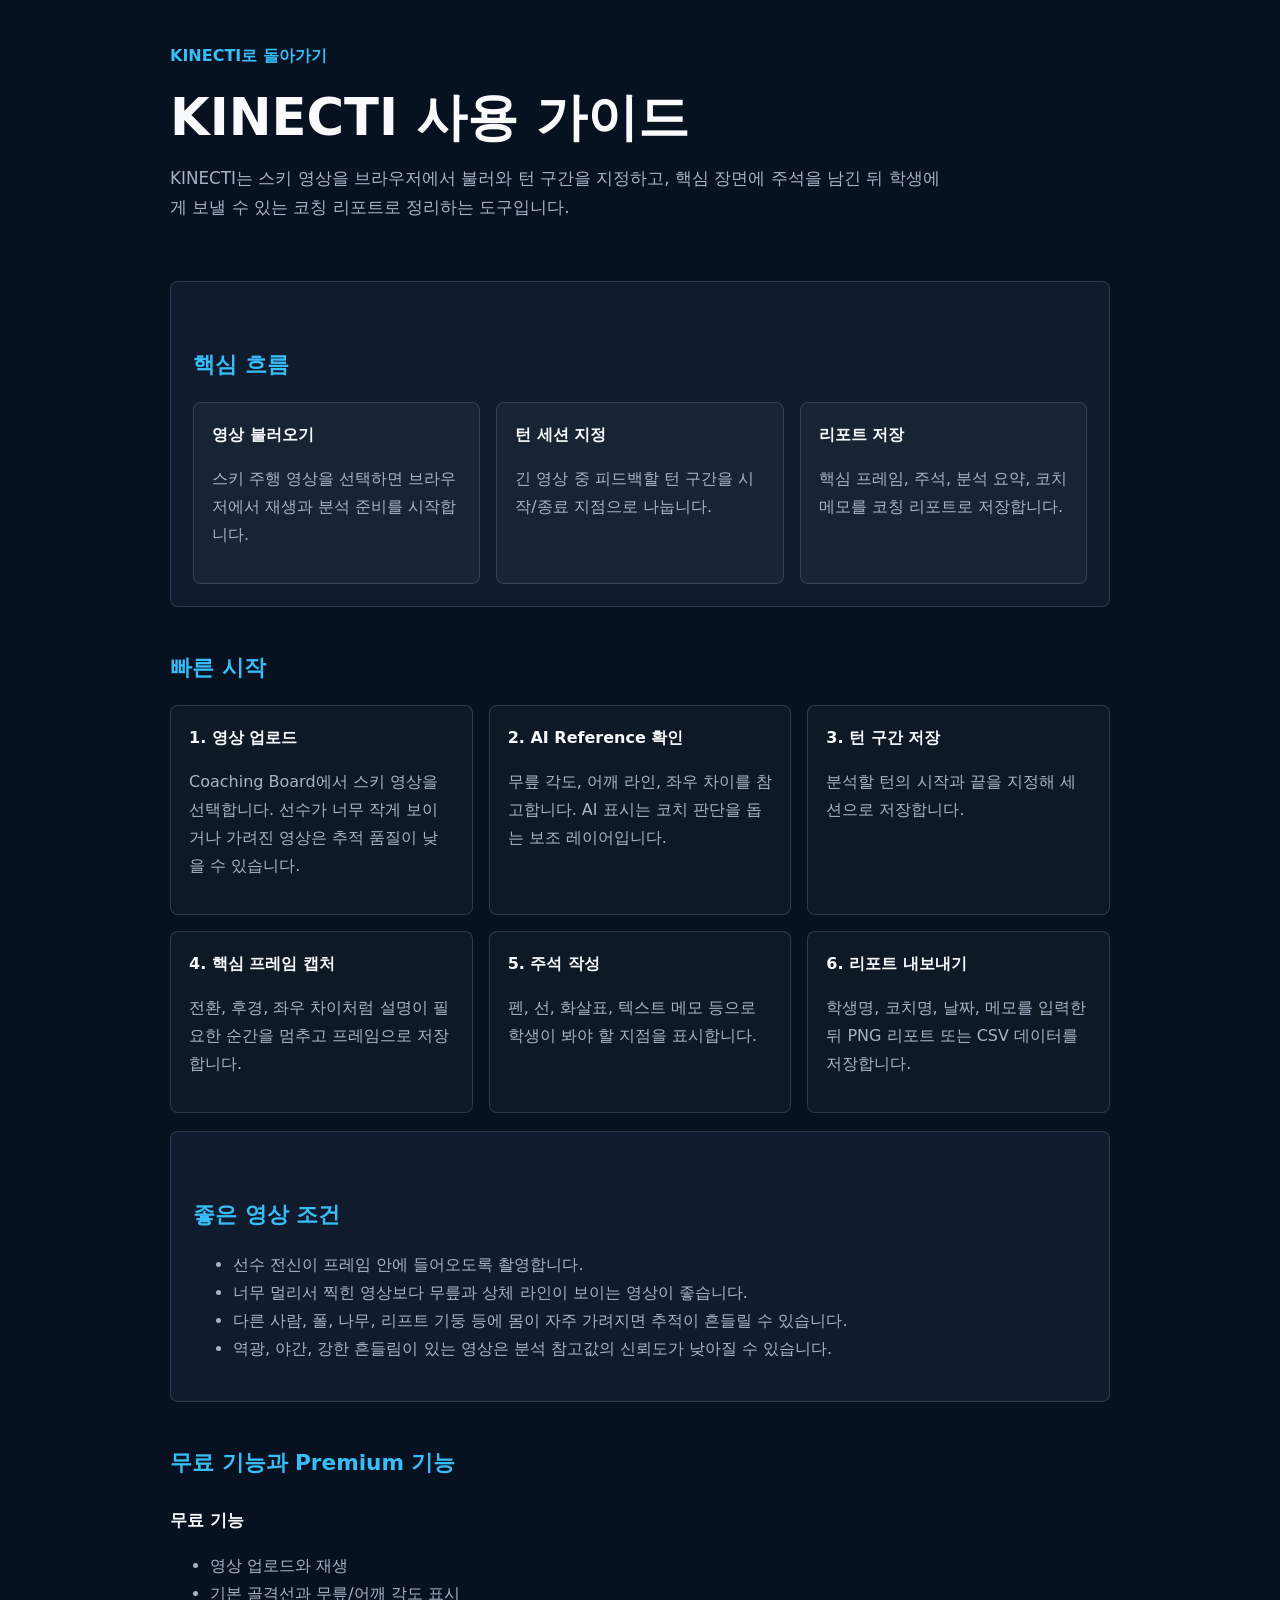
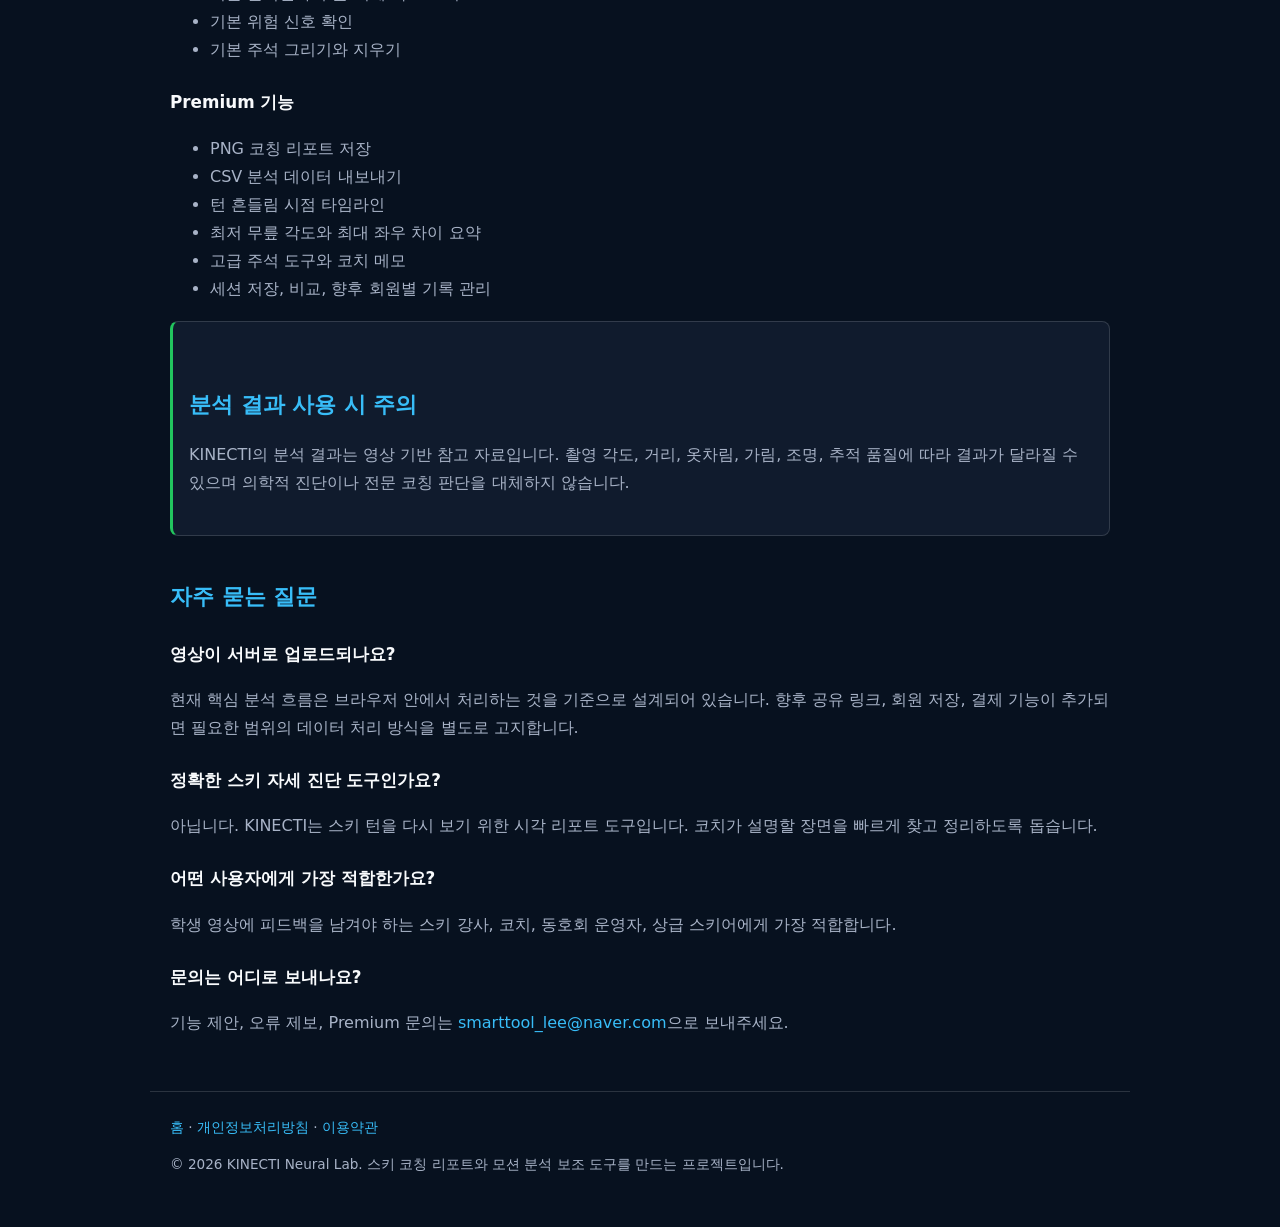
<file: guide.html>
<!DOCTYPE html>
<html lang="ko">
<head>
    <!-- Google tag (gtag.js) -->
    <script async src="https://www.googletagmanager.com/gtag/js?id=G-NN1579DFRM"></script>
    <script>
      window.dataLayer = window.dataLayer || [];
      function gtag(){dataLayer.push(arguments);}
      gtag('js', new Date());
      gtag('config', 'G-NN1579DFRM');
    </script>
    <script type="text/javascript">
      (function(c,l,a,r,i,t,y){
          c[a]=c[a]||function(){(c[a].q=c[a].q||[]).push(arguments)};
          t=l.createElement(r);t.async=1;t.src="https://www.clarity.ms/tag/"+i;
          y=l.getElementsByTagName(r)[0];y.parentNode.insertBefore(t,y);
      })(window, document, "clarity", "script", "x6whfq0in6");
    </script>
    <meta charset="UTF-8">
    <meta name="viewport" content="width=device-width, initial-scale=1.0">
    <title>KINECTI 사용 가이드 | 스키 코칭 리포트</title>
    <meta name="description" content="KINECTI 사용 가이드입니다. 스키 영상을 불러와 턴 세션을 지정하고, 핵심 프레임 캡처, 주석, 분석 요약, 코칭 리포트 저장까지 진행하는 방법을 안내합니다.">
    <meta name="keywords" content="스키 자세 분석, 스키 코칭 리포트, 스키 턴 분석, 영상 피드백, 모션 리포트, KINECTI">
    <meta name="google-adsense-account" content="ca-pub-5553376072633585">
    <style>
        :root { --primary:#38bdf8; --accent:#22c55e; --bg:#07111f; --surface:#101b2d; --text:#f8fafc; --muted:#a8b3c7; --border:rgba(255,255,255,0.14); }
        * { box-sizing: border-box; }
        body { margin: 0; font-family: 'Pretendard', -apple-system, BlinkMacSystemFont, system-ui, sans-serif; background: var(--bg); color: var(--text); line-height: 1.75; }
        header, main, footer { max-width: 980px; margin: 0 auto; padding: 0 20px; }
        header { padding-top: 42px; padding-bottom: 24px; }
        a { color: var(--primary); text-decoration: none; }
        h1 { font-size: clamp(2rem, 5vw, 3.2rem); line-height: 1.15; margin: 18px 0 16px; letter-spacing: 0; }
        h2 { margin-top: 42px; color: var(--primary); font-size: 1.35rem; }
        h3 { margin-top: 24px; font-size: 1.05rem; }
        p, li { color: var(--muted); }
        .back { font-weight: 800; }
        .lead { font-size: 1.05rem; max-width: 780px; }
        .panel { background: var(--surface); border: 1px solid var(--border); border-radius: 8px; padding: 22px; margin: 18px 0; }
        .grid { display: grid; grid-template-columns: repeat(auto-fit, minmax(240px, 1fr)); gap: 16px; }
        .step { background: rgba(255,255,255,0.035); border: 1px solid var(--border); border-radius: 8px; padding: 18px; }
        .step strong { color: var(--text); display: block; margin-bottom: 8px; }
        .notice { border-left: 3px solid var(--accent); padding-left: 16px; }
        footer { border-top: 1px solid var(--border); margin-top: 54px; padding-top: 24px; padding-bottom: 36px; color: var(--muted); font-size: 0.85rem; }
        @media (max-width: 640px) { header { padding-top: 28px; } .panel { padding: 18px; } }
    </style>
</head>
<body>
    <header>
        <a class="back" href="index.html">KINECTI로 돌아가기</a>
        <h1>KINECTI 사용 가이드</h1>
        <p class="lead">KINECTI는 스키 영상을 브라우저에서 불러와 턴 구간을 지정하고, 핵심 장면에 주석을 남긴 뒤 학생에게 보낼 수 있는 코칭 리포트로 정리하는 도구입니다.</p>
    </header>

    <main>
        <section class="panel">
            <h2>핵심 흐름</h2>
            <div class="grid">
                <div class="step">
                    <strong>영상 불러오기</strong>
                    <p>스키 주행 영상을 선택하면 브라우저에서 재생과 분석 준비를 시작합니다.</p>
                </div>
                <div class="step">
                    <strong>턴 세션 지정</strong>
                    <p>긴 영상 중 피드백할 턴 구간을 시작/종료 지점으로 나눕니다.</p>
                </div>
                <div class="step">
                    <strong>리포트 저장</strong>
                    <p>핵심 프레임, 주석, 분석 요약, 코치 메모를 코칭 리포트로 저장합니다.</p>
                </div>
            </div>
        </section>

        <section>
            <h2>빠른 시작</h2>
            <div class="grid">
                <div class="step"><strong>1. 영상 업로드</strong><p>Coaching Board에서 스키 영상을 선택합니다. 선수가 너무 작게 보이거나 가려진 영상은 추적 품질이 낮을 수 있습니다.</p></div>
                <div class="step"><strong>2. AI Reference 확인</strong><p>무릎 각도, 어깨 라인, 좌우 차이를 참고합니다. AI 표시는 코치 판단을 돕는 보조 레이어입니다.</p></div>
                <div class="step"><strong>3. 턴 구간 저장</strong><p>분석할 턴의 시작과 끝을 지정해 세션으로 저장합니다.</p></div>
                <div class="step"><strong>4. 핵심 프레임 캡처</strong><p>전환, 후경, 좌우 차이처럼 설명이 필요한 순간을 멈추고 프레임으로 저장합니다.</p></div>
                <div class="step"><strong>5. 주석 작성</strong><p>펜, 선, 화살표, 텍스트 메모 등으로 학생이 봐야 할 지점을 표시합니다.</p></div>
                <div class="step"><strong>6. 리포트 내보내기</strong><p>학생명, 코치명, 날짜, 메모를 입력한 뒤 PNG 리포트 또는 CSV 데이터를 저장합니다.</p></div>
            </div>
        </section>

        <section class="panel">
            <h2>좋은 영상 조건</h2>
            <ul>
                <li>선수 전신이 프레임 안에 들어오도록 촬영합니다.</li>
                <li>너무 멀리서 찍힌 영상보다 무릎과 상체 라인이 보이는 영상이 좋습니다.</li>
                <li>다른 사람, 폴, 나무, 리프트 기둥 등에 몸이 자주 가려지면 추적이 흔들릴 수 있습니다.</li>
                <li>역광, 야간, 강한 흔들림이 있는 영상은 분석 참고값의 신뢰도가 낮아질 수 있습니다.</li>
            </ul>
        </section>

        <section>
            <h2>무료 기능과 Premium 기능</h2>
            <h3>무료 기능</h3>
            <ul>
                <li>영상 업로드와 재생</li>
                <li>기본 골격선과 무릎/어깨 각도 표시</li>
                <li>기본 위험 신호 확인</li>
                <li>기본 주석 그리기와 지우기</li>
            </ul>
            <h3>Premium 기능</h3>
            <ul>
                <li>PNG 코칭 리포트 저장</li>
                <li>CSV 분석 데이터 내보내기</li>
                <li>턴 흔들림 시점 타임라인</li>
                <li>최저 무릎 각도와 최대 좌우 차이 요약</li>
                <li>고급 주석 도구와 코치 메모</li>
                <li>세션 저장, 비교, 향후 회원별 기록 관리</li>
            </ul>
        </section>

        <section class="panel notice">
            <h2>분석 결과 사용 시 주의</h2>
            <p>KINECTI의 분석 결과는 영상 기반 참고 자료입니다. 촬영 각도, 거리, 옷차림, 가림, 조명, 추적 품질에 따라 결과가 달라질 수 있으며 의학적 진단이나 전문 코칭 판단을 대체하지 않습니다.</p>
        </section>

        <section>
            <h2>자주 묻는 질문</h2>
            <h3>영상이 서버로 업로드되나요?</h3>
            <p>현재 핵심 분석 흐름은 브라우저 안에서 처리하는 것을 기준으로 설계되어 있습니다. 향후 공유 링크, 회원 저장, 결제 기능이 추가되면 필요한 범위의 데이터 처리 방식을 별도로 고지합니다.</p>
            <h3>정확한 스키 자세 진단 도구인가요?</h3>
            <p>아닙니다. KINECTI는 스키 턴을 다시 보기 위한 시각 리포트 도구입니다. 코치가 설명할 장면을 빠르게 찾고 정리하도록 돕습니다.</p>
            <h3>어떤 사용자에게 가장 적합한가요?</h3>
            <p>학생 영상에 피드백을 남겨야 하는 스키 강사, 코치, 동호회 운영자, 상급 스키어에게 가장 적합합니다.</p>
            <h3>문의는 어디로 보내나요?</h3>
            <p>기능 제안, 오류 제보, Premium 문의는 <a href="mailto:smarttool_lee@naver.com">smarttool_lee@naver.com</a>으로 보내주세요.</p>
        </section>
    </main>

    <footer>
        <a href="index.html">홈</a> · <a href="privacy.html">개인정보처리방침</a> · <a href="terms.html">이용약관</a>
        <p>© 2026 KINECTI Neural Lab. 스키 코칭 리포트와 모션 분석 보조 도구를 만드는 프로젝트입니다.</p>
    </footer>
</body>
</html>
</file>
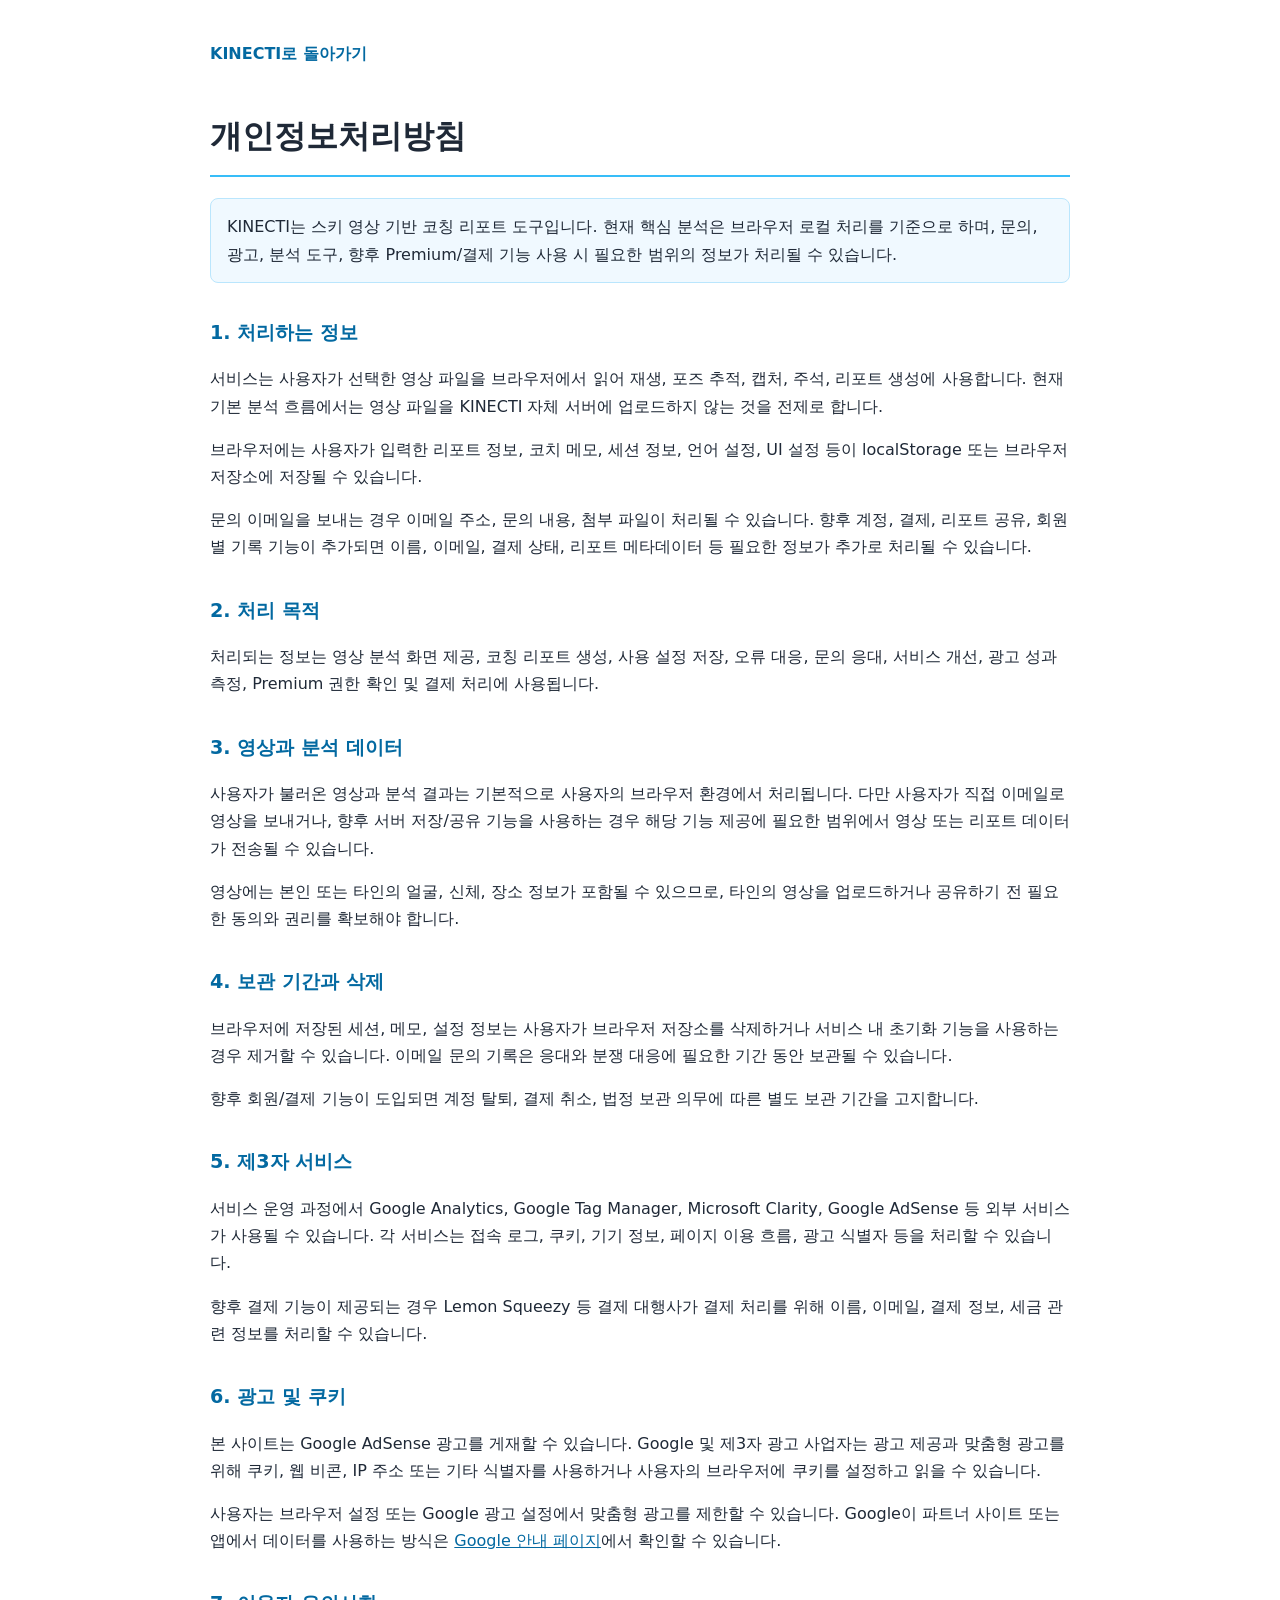
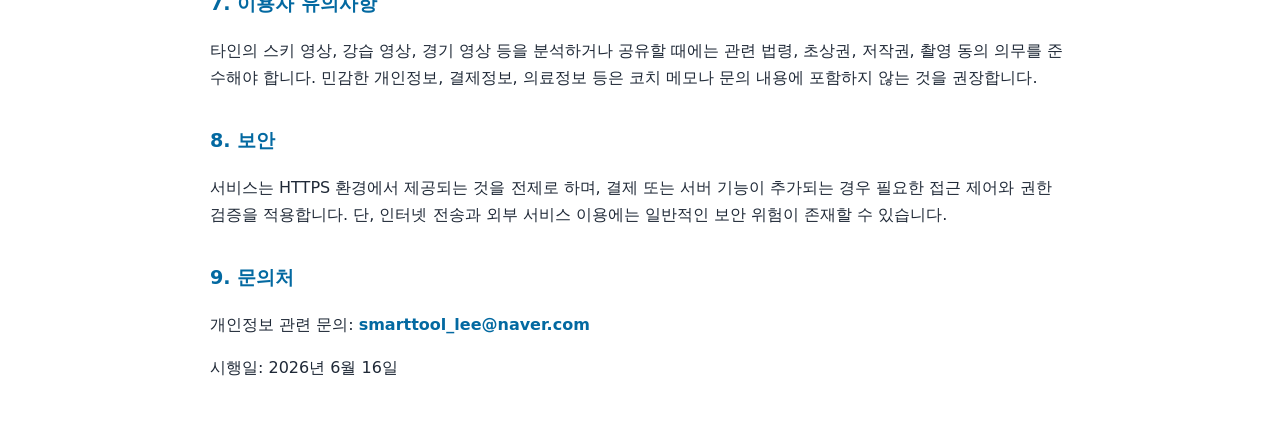
<file: privacy.html>
<!DOCTYPE html>
<html lang="ko">
<head>
    <!-- Google tag (gtag.js) -->
    <script async src="https://www.googletagmanager.com/gtag/js?id=G-NN1579DFRM"></script>
    <script>
      window.dataLayer = window.dataLayer || [];
      function gtag(){dataLayer.push(arguments);}
      gtag('js', new Date());
      gtag('config', 'G-NN1579DFRM');
    </script>
    <script type="text/javascript">
      (function(c,l,a,r,i,t,y){
          c[a]=c[a]||function(){(c[a].q=c[a].q||[]).push(arguments)};
          t=l.createElement(r);t.async=1;t.src="https://www.clarity.ms/tag/"+i;
          y=l.getElementsByTagName(r)[0];y.parentNode.insertBefore(t,y);
      })(window, document, "clarity", "script", "x6whfq0in6");
    </script>
    <meta charset="UTF-8">
    <meta name="viewport" content="width=device-width, initial-scale=1.0">
    <title>개인정보처리방침 | KINECTI</title>
    <style>
        body { font-family: 'Pretendard', -apple-system, BlinkMacSystemFont, system-ui, sans-serif; line-height: 1.7; color: #1f2937; max-width: 860px; margin: 0 auto; padding: 40px 20px; }
        h1 { border-bottom: 2px solid #38bdf8; padding-bottom: 12px; }
        h2 { margin-top: 34px; color: #0369a1; font-size: 1.2rem; }
        a { color: #0369a1; }
        .email-link { text-decoration: none; font-weight: 800; }
        .back-link { display: inline-block; margin-bottom: 20px; text-decoration: none; font-weight: 700; }
        .notice { background: #f0f9ff; border: 1px solid #bae6fd; padding: 14px 16px; border-radius: 8px; }
    </style>
</head>
<body>
    <a href="index.html" class="back-link">KINECTI로 돌아가기</a>
    <h1>개인정보처리방침</h1>
    <p class="notice">KINECTI는 스키 영상 기반 코칭 리포트 도구입니다. 현재 핵심 분석은 브라우저 로컬 처리를 기준으로 하며, 문의, 광고, 분석 도구, 향후 Premium/결제 기능 사용 시 필요한 범위의 정보가 처리될 수 있습니다.</p>

    <h2>1. 처리하는 정보</h2>
    <p>서비스는 사용자가 선택한 영상 파일을 브라우저에서 읽어 재생, 포즈 추적, 캡처, 주석, 리포트 생성에 사용합니다. 현재 기본 분석 흐름에서는 영상 파일을 KINECTI 자체 서버에 업로드하지 않는 것을 전제로 합니다.</p>
    <p>브라우저에는 사용자가 입력한 리포트 정보, 코치 메모, 세션 정보, 언어 설정, UI 설정 등이 localStorage 또는 브라우저 저장소에 저장될 수 있습니다.</p>
    <p>문의 이메일을 보내는 경우 이메일 주소, 문의 내용, 첨부 파일이 처리될 수 있습니다. 향후 계정, 결제, 리포트 공유, 회원별 기록 기능이 추가되면 이름, 이메일, 결제 상태, 리포트 메타데이터 등 필요한 정보가 추가로 처리될 수 있습니다.</p>

    <h2>2. 처리 목적</h2>
    <p>처리되는 정보는 영상 분석 화면 제공, 코칭 리포트 생성, 사용 설정 저장, 오류 대응, 문의 응대, 서비스 개선, 광고 성과 측정, Premium 권한 확인 및 결제 처리에 사용됩니다.</p>

    <h2>3. 영상과 분석 데이터</h2>
    <p>사용자가 불러온 영상과 분석 결과는 기본적으로 사용자의 브라우저 환경에서 처리됩니다. 다만 사용자가 직접 이메일로 영상을 보내거나, 향후 서버 저장/공유 기능을 사용하는 경우 해당 기능 제공에 필요한 범위에서 영상 또는 리포트 데이터가 전송될 수 있습니다.</p>
    <p>영상에는 본인 또는 타인의 얼굴, 신체, 장소 정보가 포함될 수 있으므로, 타인의 영상을 업로드하거나 공유하기 전 필요한 동의와 권리를 확보해야 합니다.</p>

    <h2>4. 보관 기간과 삭제</h2>
    <p>브라우저에 저장된 세션, 메모, 설정 정보는 사용자가 브라우저 저장소를 삭제하거나 서비스 내 초기화 기능을 사용하는 경우 제거할 수 있습니다. 이메일 문의 기록은 응대와 분쟁 대응에 필요한 기간 동안 보관될 수 있습니다.</p>
    <p>향후 회원/결제 기능이 도입되면 계정 탈퇴, 결제 취소, 법정 보관 의무에 따른 별도 보관 기간을 고지합니다.</p>

    <h2>5. 제3자 서비스</h2>
    <p>서비스 운영 과정에서 Google Analytics, Google Tag Manager, Microsoft Clarity, Google AdSense 등 외부 서비스가 사용될 수 있습니다. 각 서비스는 접속 로그, 쿠키, 기기 정보, 페이지 이용 흐름, 광고 식별자 등을 처리할 수 있습니다.</p>
    <p>향후 결제 기능이 제공되는 경우 Lemon Squeezy 등 결제 대행사가 결제 처리를 위해 이름, 이메일, 결제 정보, 세금 관련 정보를 처리할 수 있습니다.</p>

    <h2>6. 광고 및 쿠키</h2>
    <p>본 사이트는 Google AdSense 광고를 게재할 수 있습니다. Google 및 제3자 광고 사업자는 광고 제공과 맞춤형 광고를 위해 쿠키, 웹 비콘, IP 주소 또는 기타 식별자를 사용하거나 사용자의 브라우저에 쿠키를 설정하고 읽을 수 있습니다.</p>
    <p>사용자는 브라우저 설정 또는 Google 광고 설정에서 맞춤형 광고를 제한할 수 있습니다. Google이 파트너 사이트 또는 앱에서 데이터를 사용하는 방식은 <a href="https://policies.google.com/technologies/partner-sites" rel="noopener">Google 안내 페이지</a>에서 확인할 수 있습니다.</p>

    <h2>7. 이용자 유의사항</h2>
    <p>타인의 스키 영상, 강습 영상, 경기 영상 등을 분석하거나 공유할 때에는 관련 법령, 초상권, 저작권, 촬영 동의 의무를 준수해야 합니다. 민감한 개인정보, 결제정보, 의료정보 등은 코치 메모나 문의 내용에 포함하지 않는 것을 권장합니다.</p>

    <h2>8. 보안</h2>
    <p>서비스는 HTTPS 환경에서 제공되는 것을 전제로 하며, 결제 또는 서버 기능이 추가되는 경우 필요한 접근 제어와 권한 검증을 적용합니다. 단, 인터넷 전송과 외부 서비스 이용에는 일반적인 보안 위험이 존재할 수 있습니다.</p>

    <h2>9. 문의처</h2>
    <p>개인정보 관련 문의: <a class="email-link" href="mailto:smarttool_lee@naver.com">smarttool_lee@naver.com</a></p>
    <p>시행일: 2026년 6월 16일</p>
</body>
</html>
</file>
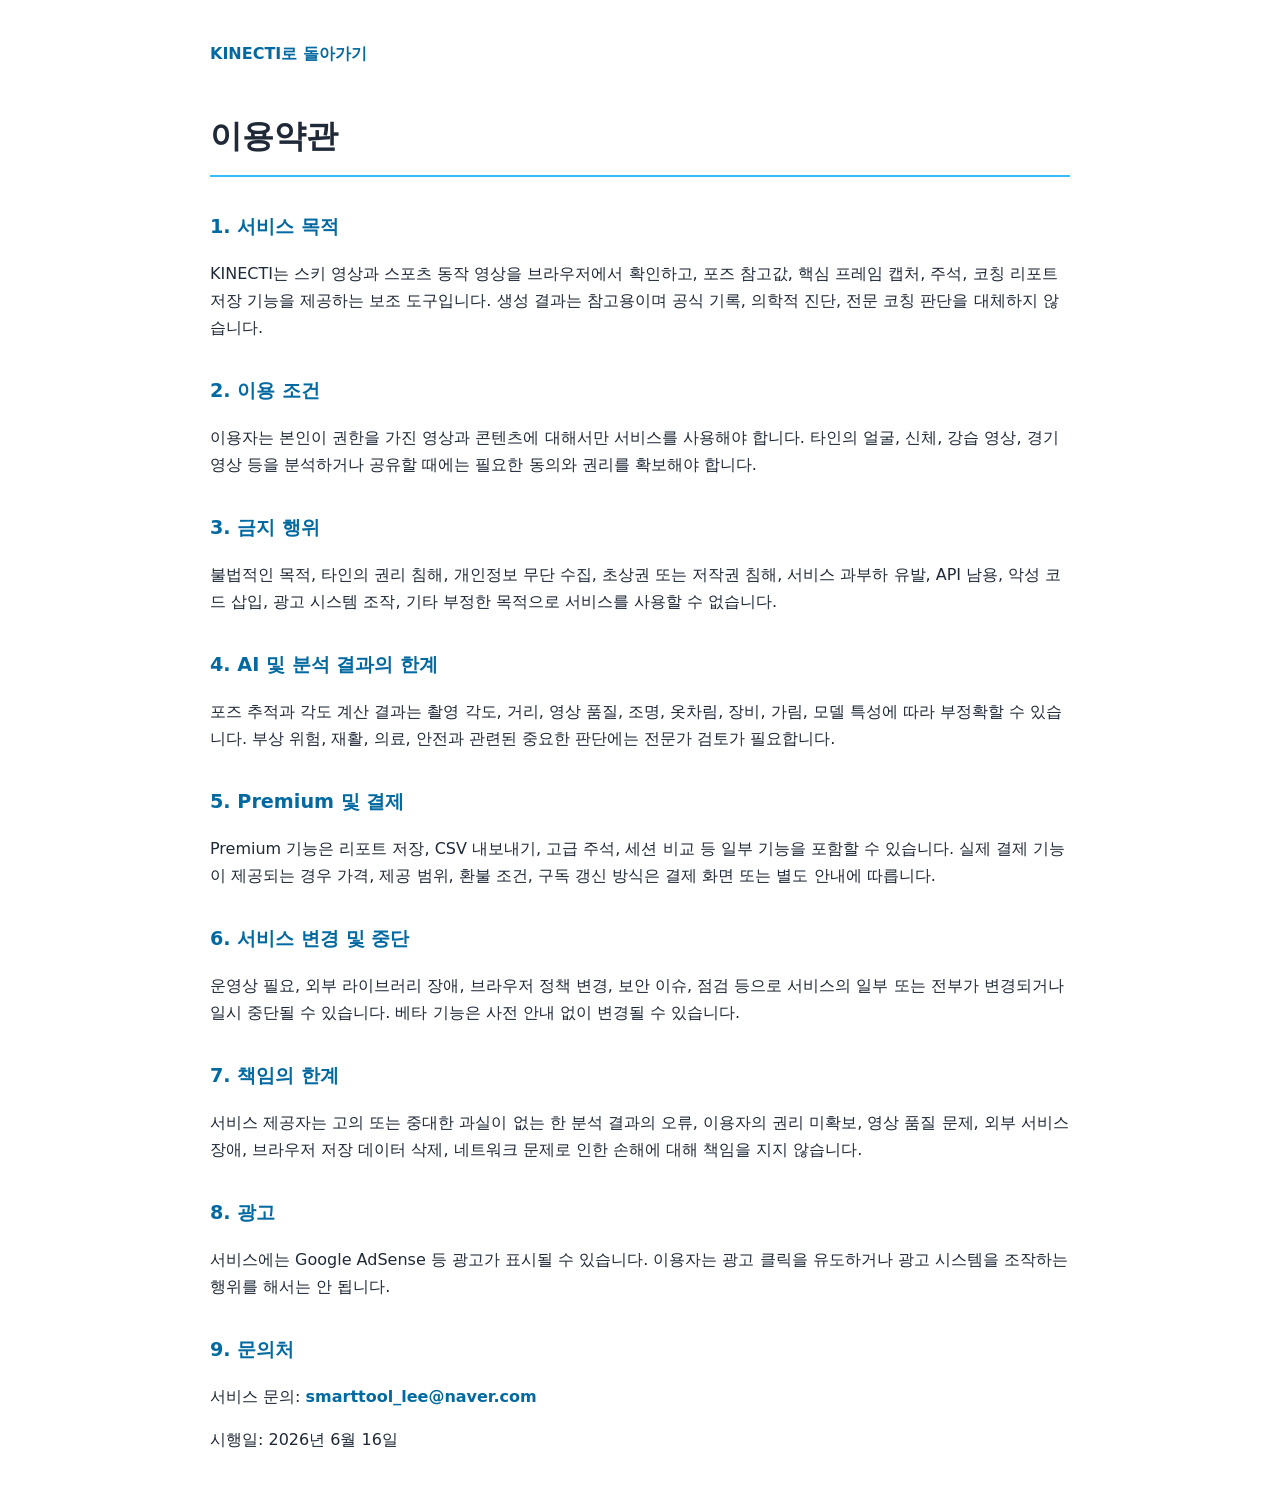
<file: terms.html>
<!DOCTYPE html>
<html lang="ko">
<head>
    <!-- Google tag (gtag.js) -->
    <script async src="https://www.googletagmanager.com/gtag/js?id=G-NN1579DFRM"></script>
    <script>
      window.dataLayer = window.dataLayer || [];
      function gtag(){dataLayer.push(arguments);}
      gtag('js', new Date());
      gtag('config', 'G-NN1579DFRM');
    </script>
    <script type="text/javascript">
      (function(c,l,a,r,i,t,y){
          c[a]=c[a]||function(){(c[a].q=c[a].q||[]).push(arguments)};
          t=l.createElement(r);t.async=1;t.src="https://www.clarity.ms/tag/"+i;
          y=l.getElementsByTagName(r)[0];y.parentNode.insertBefore(t,y);
      })(window, document, "clarity", "script", "x6whfq0in6");
    </script>
    <meta charset="UTF-8">
    <meta name="viewport" content="width=device-width, initial-scale=1.0">
    <title>이용약관 | KINECTI</title>
    <style>
        body { font-family: 'Pretendard', -apple-system, BlinkMacSystemFont, system-ui, sans-serif; line-height: 1.7; color: #1f2937; max-width: 860px; margin: 0 auto; padding: 40px 20px; }
        h1 { border-bottom: 2px solid #38bdf8; padding-bottom: 12px; }
        h2 { margin-top: 34px; color: #0369a1; font-size: 1.2rem; }
        a { color: #0369a1; }
        .email-link { text-decoration: none; font-weight: 800; }
        .back-link { display: inline-block; margin-bottom: 20px; text-decoration: none; font-weight: 700; }
    </style>
</head>
<body>
    <a href="index.html" class="back-link">KINECTI로 돌아가기</a>
    <h1>이용약관</h1>

    <h2>1. 서비스 목적</h2>
    <p>KINECTI는 스키 영상과 스포츠 동작 영상을 브라우저에서 확인하고, 포즈 참고값, 핵심 프레임 캡처, 주석, 코칭 리포트 저장 기능을 제공하는 보조 도구입니다. 생성 결과는 참고용이며 공식 기록, 의학적 진단, 전문 코칭 판단을 대체하지 않습니다.</p>

    <h2>2. 이용 조건</h2>
    <p>이용자는 본인이 권한을 가진 영상과 콘텐츠에 대해서만 서비스를 사용해야 합니다. 타인의 얼굴, 신체, 강습 영상, 경기 영상 등을 분석하거나 공유할 때에는 필요한 동의와 권리를 확보해야 합니다.</p>

    <h2>3. 금지 행위</h2>
    <p>불법적인 목적, 타인의 권리 침해, 개인정보 무단 수집, 초상권 또는 저작권 침해, 서비스 과부하 유발, API 남용, 악성 코드 삽입, 광고 시스템 조작, 기타 부정한 목적으로 서비스를 사용할 수 없습니다.</p>

    <h2>4. AI 및 분석 결과의 한계</h2>
    <p>포즈 추적과 각도 계산 결과는 촬영 각도, 거리, 영상 품질, 조명, 옷차림, 장비, 가림, 모델 특성에 따라 부정확할 수 있습니다. 부상 위험, 재활, 의료, 안전과 관련된 중요한 판단에는 전문가 검토가 필요합니다.</p>

    <h2>5. Premium 및 결제</h2>
    <p>Premium 기능은 리포트 저장, CSV 내보내기, 고급 주석, 세션 비교 등 일부 기능을 포함할 수 있습니다. 실제 결제 기능이 제공되는 경우 가격, 제공 범위, 환불 조건, 구독 갱신 방식은 결제 화면 또는 별도 안내에 따릅니다.</p>

    <h2>6. 서비스 변경 및 중단</h2>
    <p>운영상 필요, 외부 라이브러리 장애, 브라우저 정책 변경, 보안 이슈, 점검 등으로 서비스의 일부 또는 전부가 변경되거나 일시 중단될 수 있습니다. 베타 기능은 사전 안내 없이 변경될 수 있습니다.</p>

    <h2>7. 책임의 한계</h2>
    <p>서비스 제공자는 고의 또는 중대한 과실이 없는 한 분석 결과의 오류, 이용자의 권리 미확보, 영상 품질 문제, 외부 서비스 장애, 브라우저 저장 데이터 삭제, 네트워크 문제로 인한 손해에 대해 책임을 지지 않습니다.</p>

    <h2>8. 광고</h2>
    <p>서비스에는 Google AdSense 등 광고가 표시될 수 있습니다. 이용자는 광고 클릭을 유도하거나 광고 시스템을 조작하는 행위를 해서는 안 됩니다.</p>

    <h2>9. 문의처</h2>
    <p>서비스 문의: <a class="email-link" href="mailto:smarttool_lee@naver.com">smarttool_lee@naver.com</a></p>
    <p>시행일: 2026년 6월 16일</p>
</body>
</html>
</file>
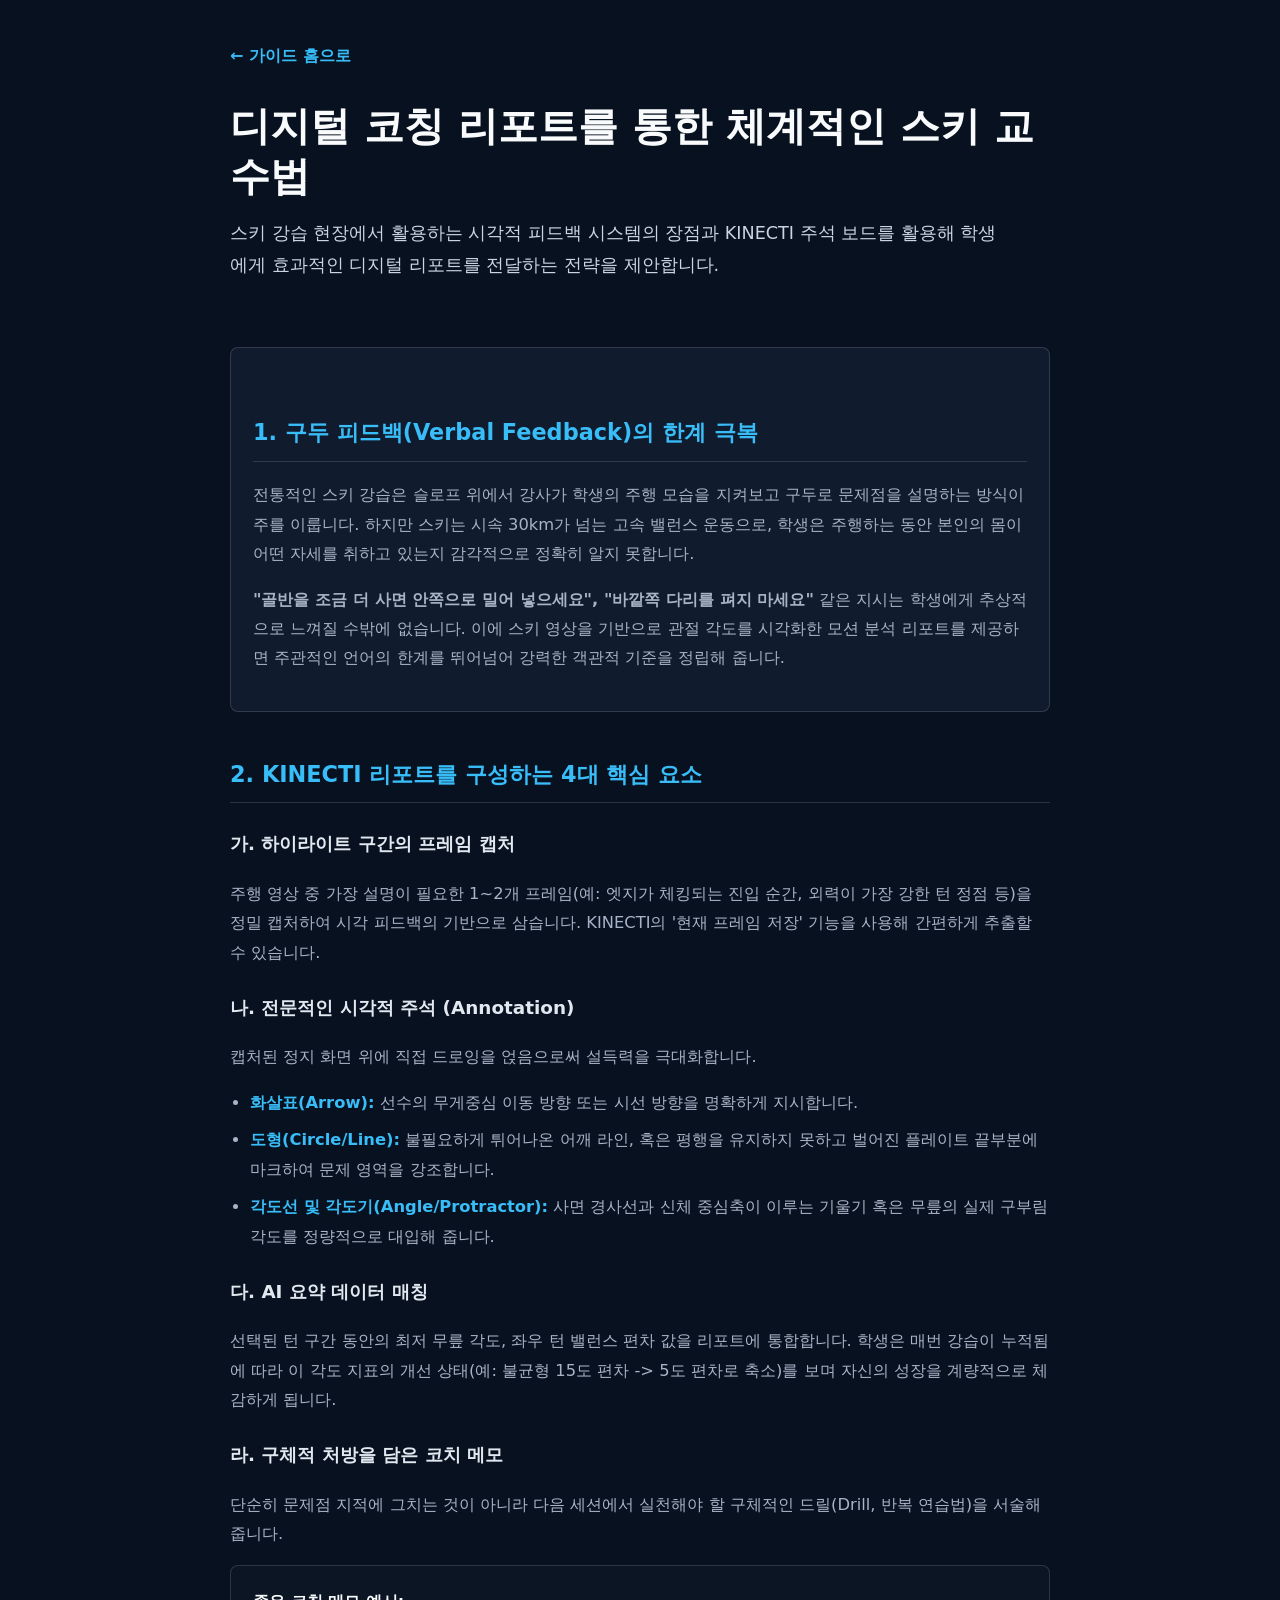
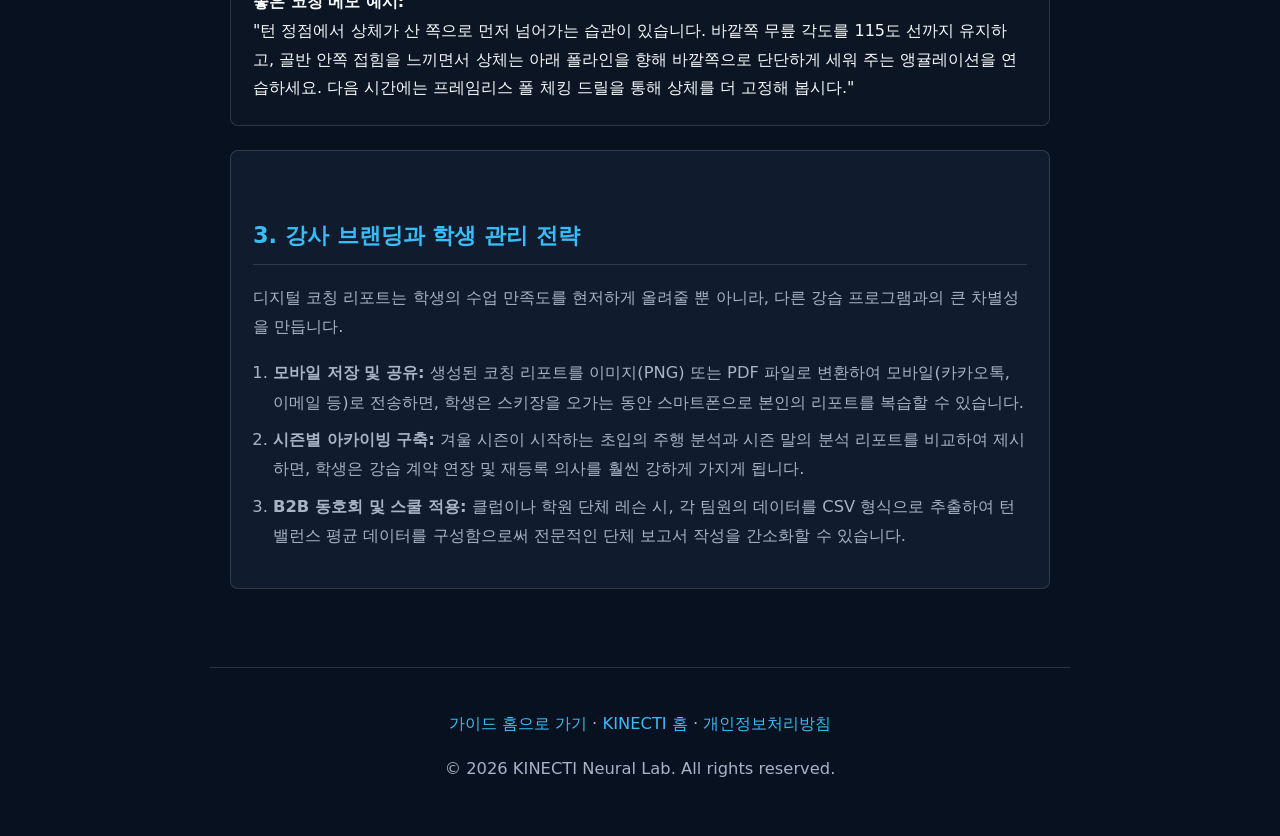
<file: public/guide-coaching-report.html>
<!DOCTYPE html>
<html lang="ko">
<head>
    <!-- Google tag (gtag.js) -->
    <script async src="https://www.googletagmanager.com/gtag/js?id=G-NN1579DFRM"></script>
    <script>
      window.dataLayer = window.dataLayer || [];
      function gtag(){dataLayer.push(arguments);}
      gtag('js', new Date());
      gtag('config', 'G-NN1579DFRM');
    </script>
    <script type="text/javascript">
      (function(c,l,a,r,i,t,y){
          c[a]=c[a]||function(){(c[a].q=c[a].q||[]).push(arguments)};
          t=l.createElement(r);t.async=1;t.src="https://www.clarity.ms/tag/"+i;
          y=l.getElementsByTagName(r)[0];y.parentNode.insertBefore(t,y);
      })(window, document, "clarity", "script", "x6whfq0in6");
    </script>
    <meta charset="UTF-8">
    <meta name="viewport" content="width=device-width, initial-scale=1.0">
    <title>디지털 코칭 리포트를 통한 체계적인 스키 교수법 | KINECTI</title>
    <meta name="description" content="스키 코칭에 있어 전통적인 구두 피드백의 한계를 벗어나 디지털 모션 데이터와 시각적 주석 리포트를 활용하여 강습 효과를 극대화하는 방법을 안내합니다.">
    <meta name="keywords" content="스키 강습 팁, 코칭 리포트 작성, 스포츠 주석 도구, 스키 강사 가이드, 피드백 극대화, KINECTI">
    <style>
        :root { --primary:#38bdf8; --accent:#22c55e; --bg:#07111f; --surface:#101b2d; --text:#f8fafc; --muted:#a8b3c7; --border:rgba(255,255,255,0.14); }
        * { box-sizing: border-box; }
        body { margin: 0; font-family: 'Pretendard', -apple-system, BlinkMacSystemFont, system-ui, sans-serif; background: var(--bg); color: var(--text); line-height: 1.8; display: flex; flex-direction: column; min-height: 100vh; }
        header, main, footer { width: 100%; max-width: 860px; margin: 0 auto; padding: 0 20px; }
        main { flex: 1; }
        header { padding-top: 42px; padding-bottom: 24px; }
        a { color: var(--primary); text-decoration: none; }
        h1 { font-size: clamp(1.8rem, 4vw, 2.5rem); line-height: 1.25; margin: 18px 0 16px; color: var(--text); }
        h2 { margin-top: 42px; color: var(--primary); font-size: 1.4rem; border-bottom: 1px solid var(--border); padding-bottom: 8px; }
        h3 { margin-top: 24px; font-size: 1.15rem; color: #e2e8f0; }
        p, li { color: var(--muted); font-size: 1.02rem; }
        ul, ol { padding-left: 20px; }
        li { margin-bottom: 8px; }
        .back { font-weight: 800; display: inline-block; margin-bottom: 12px; }
        .lead { font-size: 1.1rem; max-width: 780px; color: #cbd5e1; }
        .panel { background: var(--surface); border: 1px solid var(--border); border-radius: 8px; padding: 22px; margin: 24px 0; }
        .highlight { color: var(--primary); font-weight: 600; }
        footer { border-top: 1px solid var(--border); margin-top: 54px; padding-top: 24px; padding-bottom: 36px; color: var(--muted); font-size: 0.85rem; text-align: center; }
    </style>
    <script type="application/ld+json">
    {
      "@context": "https://schema.org",
      "@type": "TechArticle",
      "headline": "디지털 코칭 리포트를 통한 체계적인 스키 교수법",
      "description": "스키 코칭에 있어 전통적인 구두 피드백의 한계를 벗어나 디지털 모션 데이터와 시각적 주석 리포트를 활용하여 강습 효과를 극대화하는 방법을 안내합니다.",
      "inLanguage": "ko",
      "author": {
        "@type": "Organization",
        "name": "KINECTI Neural Lab"
      },
      "publisher": {
        "@type": "Organization",
        "name": "KINECTI Neural Lab"
      },
      "mainEntityOfPage": {
        "@type": "WebPage",
        "@id": "https://v-alpine-pro.pages.dev/public/guide-coaching-report.html"
      },
      "datePublished": "2026-06-24",
      "dateModified": "2026-06-24"
    }
    </script>
</head>
<body>
    <header>
        <a class="back" href="guide.html">← 가이드 홈으로</a>
        <h1>디지털 코칭 리포트를 통한 체계적인 스키 교수법</h1>
        <p class="lead">스키 강습 현장에서 활용하는 시각적 피드백 시스템의 장점과 KINECTI 주석 보드를 활용해 학생에게 효과적인 디지털 리포트를 전달하는 전략을 제안합니다.</p>
    </header>

    <main>
        <section class="panel">
            <h2>1. 구두 피드백(Verbal Feedback)의 한계 극복</h2>
            <p>전통적인 스키 강습은 슬로프 위에서 강사가 학생의 주행 모습을 지켜보고 구두로 문제점을 설명하는 방식이 주를 이룹니다. 하지만 스키는 시속 30km가 넘는 고속 밸런스 운동으로, 학생은 주행하는 동안 본인의 몸이 어떤 자세를 취하고 있는지 감각적으로 정확히 알지 못합니다.</p>
            <p><strong>"골반을 조금 더 사면 안쪽으로 밀어 넣으세요", "바깥쪽 다리를 펴지 마세요"</strong> 같은 지시는 학생에게 추상적으로 느껴질 수밖에 없습니다. 이에 스키 영상을 기반으로 관절 각도를 시각화한 모션 분석 리포트를 제공하면 주관적인 언어의 한계를 뛰어넘어 강력한 객관적 기준을 정립해 줍니다.</p>
        </section>

        <section>
            <h2>2. KINECTI 리포트를 구성하는 4대 핵심 요소</h2>
            
            <h3>가. 하이라이트 구간의 프레임 캡처</h3>
            <p>주행 영상 중 가장 설명이 필요한 1~2개 프레임(예: 엣지가 체킹되는 진입 순간, 외력이 가장 강한 턴 정점 등)을 정밀 캡처하여 시각 피드백의 기반으로 삼습니다. KINECTI의 '현재 프레임 저장' 기능을 사용해 간편하게 추출할 수 있습니다.</p>

            <h3>나. 전문적인 시각적 주석 (Annotation)</h3>
            <p>캡처된 정지 화면 위에 직접 드로잉을 얹음으로써 설득력을 극대화합니다.</p>
            <ul>
                <li><span class="highlight">화살표(Arrow):</span> 선수의 무게중심 이동 방향 또는 시선 방향을 명확하게 지시합니다.</li>
                <li><span class="highlight">도형(Circle/Line):</span> 불필요하게 튀어나온 어깨 라인, 혹은 평행을 유지하지 못하고 벌어진 플레이트 끝부분에 마크하여 문제 영역을 강조합니다.</li>
                <li><span class="highlight">각도선 및 각도기(Angle/Protractor):</span> 사면 경사선과 신체 중심축이 이루는 기울기 혹은 무릎의 실제 구부림 각도를 정량적으로 대입해 줍니다.</li>
            </ul>

            <h3>다. AI 요약 데이터 매칭</h3>
            <p>선택된 턴 구간 동안의 최저 무릎 각도, 좌우 턴 밸런스 편차 값을 리포트에 통합합니다. 학생은 매번 강습이 누적됨에 따라 이 각도 지표의 개선 상태(예: 불균형 15도 편차 -> 5도 편차로 축소)를 보며 자신의 성장을 계량적으로 체감하게 됩니다.</p>

            <h3>라. 구체적 처방을 담은 코치 메모</h3>
            <p>단순히 문제점 지적에 그치는 것이 아니라 다음 세션에서 실천해야 할 구체적인 드릴(Drill, 반복 연습법)을 서술해 줍니다.</p>
            <div class="panel" style="margin: 12px 0; background: rgba(255,255,255,0.02);">
                <strong>좋은 코칭 메모 예시:</strong><br>
                "턴 정점에서 상체가 산 쪽으로 먼저 넘어가는 습관이 있습니다. 바깥쪽 무릎 각도를 115도 선까지 유지하고, 골반 안쪽 접힘을 느끼면서 상체는 아래 폴라인을 향해 바깥쪽으로 단단하게 세워 주는 앵귤레이션을 연습하세요. 다음 시간에는 프레임리스 폴 체킹 드릴을 통해 상체를 더 고정해 봅시다."
            </div>
        </section>

        <section class="panel">
            <h2>3. 강사 브랜딩과 학생 관리 전략</h2>
            <p>디지털 코칭 리포트는 학생의 수업 만족도를 현저하게 올려줄 뿐 아니라, 다른 강습 프로그램과의 큰 차별성을 만듭니다.</p>
            <ol>
                <li><strong>모바일 저장 및 공유:</strong> 생성된 코칭 리포트를 이미지(PNG) 또는 PDF 파일로 변환하여 모바일(카카오톡, 이메일 등)로 전송하면, 학생은 스키장을 오가는 동안 스마트폰으로 본인의 리포트를 복습할 수 있습니다.</li>
                <li><strong>시즌별 아카이빙 구축:</strong> 겨울 시즌이 시작하는 초입의 주행 분석과 시즌 말의 분석 리포트를 비교하여 제시하면, 학생은 강습 계약 연장 및 재등록 의사를 훨씬 강하게 가지게 됩니다.</li>
                <li><strong>B2B 동호회 및 스쿨 적용:</strong> 클럽이나 학원 단체 레슨 시, 각 팀원의 데이터를 CSV 형식으로 추출하여 턴 밸런스 평균 데이터를 구성함으로써 전문적인 단체 보고서 작성을 간소화할 수 있습니다.</li>
            </ol>
        </section>
    </main>

    <footer>
        <p><a href="guide.html">가이드 홈으로 가기</a> · <a href="../index.html">KINECTI 홈</a> · <a href="privacy.html">개인정보처리방침</a></p>
        <p>© 2026 KINECTI Neural Lab. All rights reserved.</p>
    </footer>
</body>
</html>
</file>
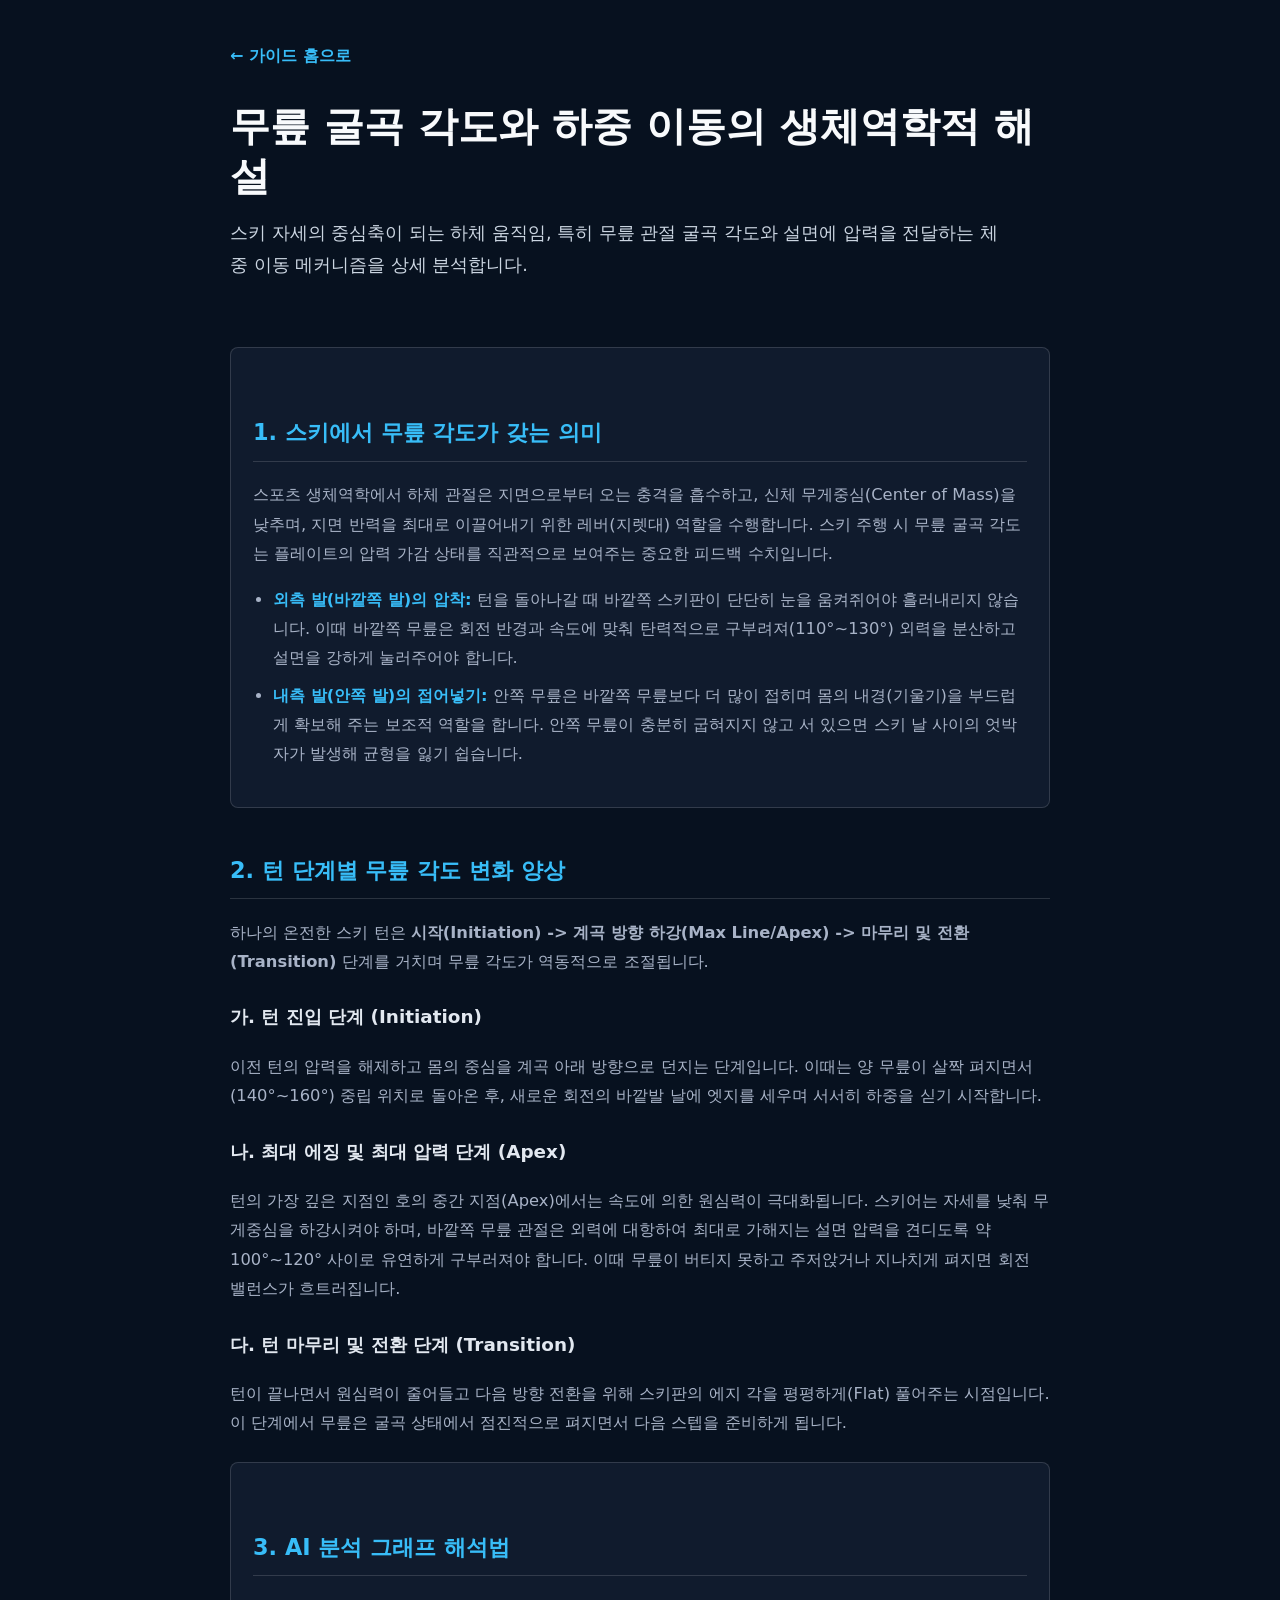
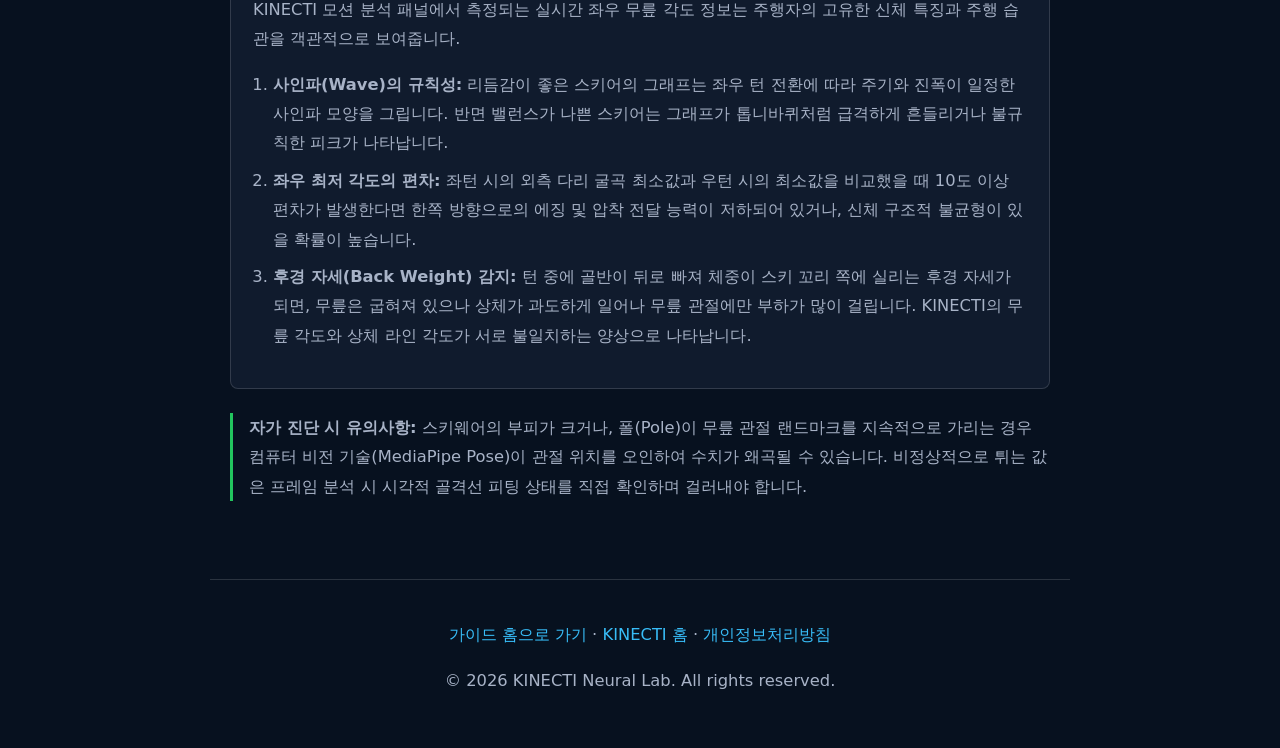
<file: public/guide-knee-angle.html>
<!DOCTYPE html>
<html lang="ko">
<head>
    <!-- Google tag (gtag.js) -->
    <script async src="https://www.googletagmanager.com/gtag/js?id=G-NN1579DFRM"></script>
    <script>
      window.dataLayer = window.dataLayer || [];
      function gtag(){dataLayer.push(arguments);}
      gtag('js', new Date());
      gtag('config', 'G-NN1579DFRM');
    </script>
    <script type="text/javascript">
      (function(c,l,a,r,i,t,y){
          c[a]=c[a]||function(){(c[a].q=c[a].q||[]).push(arguments)};
          t=l.createElement(r);t.async=1;t.src="https://www.clarity.ms/tag/"+i;
          y=l.getElementsByTagName(r)[0];y.parentNode.insertBefore(t,y);
      })(window, document, "clarity", "script", "x6whfq0in6");
    </script>
    <meta charset="UTF-8">
    <meta name="viewport" content="width=device-width, initial-scale=1.0">
    <title>무릎 굴곡 각도와 하중 이동의 생체역학적 해설 | KINECTI</title>
    <meta name="description" content="스키 주행 시 양쪽 무릎의 굴곡 각도 변화가 하중 이동(체중 이동) 및 턴 안정성에 미치는 생체역학적 원리와 교정 팁을 해설합니다.">
    <meta name="keywords" content="무릎 각도 분석, 스키 하중 이동, 스키 생체역학, 스키 자세 분석, 무릎 통증 스키, KINECTI">
    <style>
        :root { --primary:#38bdf8; --accent:#22c55e; --bg:#07111f; --surface:#101b2d; --text:#f8fafc; --muted:#a8b3c7; --border:rgba(255,255,255,0.14); }
        * { box-sizing: border-box; }
        body { margin: 0; font-family: 'Pretendard', -apple-system, BlinkMacSystemFont, system-ui, sans-serif; background: var(--bg); color: var(--text); line-height: 1.8; display: flex; flex-direction: column; min-height: 100vh; }
        header, main, footer { width: 100%; max-width: 860px; margin: 0 auto; padding: 0 20px; }
        main { flex: 1; }
        header { padding-top: 42px; padding-bottom: 24px; }
        a { color: var(--primary); text-decoration: none; }
        h1 { font-size: clamp(1.8rem, 4vw, 2.5rem); line-height: 1.25; margin: 18px 0 16px; color: var(--text); }
        h2 { margin-top: 42px; color: var(--primary); font-size: 1.4rem; border-bottom: 1px solid var(--border); padding-bottom: 8px; }
        h3 { margin-top: 24px; font-size: 1.15rem; color: #e2e8f0; }
        p, li { color: var(--muted); font-size: 1.02rem; }
        ul, ol { padding-left: 20px; }
        li { margin-bottom: 8px; }
        .back { font-weight: 800; display: inline-block; margin-bottom: 12px; }
        .lead { font-size: 1.1rem; max-width: 780px; color: #cbd5e1; }
        .panel { background: var(--surface); border: 1px solid var(--border); border-radius: 8px; padding: 22px; margin: 24px 0; }
        .highlight { color: var(--primary); font-weight: 600; }
        footer { border-top: 1px solid var(--border); margin-top: 54px; padding-top: 24px; padding-bottom: 36px; color: var(--muted); font-size: 0.85rem; text-align: center; }
    </style>
    <script type="application/ld+json">
    {
      "@context": "https://schema.org",
      "@type": "TechArticle",
      "headline": "무릎 굴곡 각도와 하중 이동의 생체역학적 해설",
      "description": "스키 주행 시 양쪽 무릎의 굴곡 각도 변화가 하중 이동(체중 이동) 및 턴 안정성에 미치는 생체역학적 원리와 교정 팁을 해설합니다.",
      "inLanguage": "ko",
      "author": {
        "@type": "Organization",
        "name": "KINECTI Neural Lab"
      },
      "publisher": {
        "@type": "Organization",
        "name": "KINECTI Neural Lab"
      },
      "mainEntityOfPage": {
        "@type": "WebPage",
        "@id": "https://v-alpine-pro.pages.dev/public/guide-knee-angle.html"
      },
      "datePublished": "2026-06-24",
      "dateModified": "2026-06-24"
    }
    </script>
</head>
<body>
    <header>
        <a class="back" href="guide.html">← 가이드 홈으로</a>
        <h1>무릎 굴곡 각도와 하중 이동의 생체역학적 해설</h1>
        <p class="lead">스키 자세의 중심축이 되는 하체 움직임, 특히 무릎 관절 굴곡 각도와 설면에 압력을 전달하는 체중 이동 메커니즘을 상세 분석합니다.</p>
    </header>

    <main>
        <section class="panel">
            <h2>1. 스키에서 무릎 각도가 갖는 의미</h2>
            <p>스포츠 생체역학에서 하체 관절은 지면으로부터 오는 충격을 흡수하고, 신체 무게중심(Center of Mass)을 낮추며, 지면 반력을 최대로 이끌어내기 위한 레버(지렛대) 역할을 수행합니다. 스키 주행 시 무릎 굴곡 각도는 플레이트의 압력 가감 상태를 직관적으로 보여주는 중요한 피드백 수치입니다.</p>
            <ul>
                <li><span class="highlight">외측 발(바깥쪽 발)의 압착:</span> 턴을 돌아나갈 때 바깥쪽 스키판이 단단히 눈을 움켜쥐어야 흘러내리지 않습니다. 이때 바깥쪽 무릎은 회전 반경과 속도에 맞춰 탄력적으로 구부려져(110°~130°) 외력을 분산하고 설면을 강하게 눌러주어야 합니다.</li>
                <li><span class="highlight">내측 발(안쪽 발)의 접어넣기:</span> 안쪽 무릎은 바깥쪽 무릎보다 더 많이 접히며 몸의 내경(기울기)을 부드럽게 확보해 주는 보조적 역할을 합니다. 안쪽 무릎이 충분히 굽혀지지 않고 서 있으면 스키 날 사이의 엇박자가 발생해 균형을 잃기 쉽습니다.</li>
            </ul>
        </section>

        <section>
            <h2>2. 턴 단계별 무릎 각도 변화 양상</h2>
            <p>하나의 온전한 스키 턴은 <strong>시작(Initiation) -> 계곡 방향 하강(Max Line/Apex) -> 마무리 및 전환(Transition)</strong> 단계를 거치며 무릎 각도가 역동적으로 조절됩니다.</p>
            
            <h3>가. 턴 진입 단계 (Initiation)</h3>
            <p>이전 턴의 압력을 해제하고 몸의 중심을 계곡 아래 방향으로 던지는 단계입니다. 이때는 양 무릎이 살짝 펴지면서(140°~160°) 중립 위치로 돌아온 후, 새로운 회전의 바깥발 날에 엣지를 세우며 서서히 하중을 싣기 시작합니다.</p>

            <h3>나. 최대 에징 및 최대 압력 단계 (Apex)</h3>
            <p>턴의 가장 깊은 지점인 호의 중간 지점(Apex)에서는 속도에 의한 원심력이 극대화됩니다. 스키어는 자세를 낮춰 무게중심을 하강시켜야 하며, 바깥쪽 무릎 관절은 외력에 대항하여 최대로 가해지는 설면 압력을 견디도록 약 100°~120° 사이로 유연하게 구부러져야 합니다. 이때 무릎이 버티지 못하고 주저앉거나 지나치게 펴지면 회전 밸런스가 흐트러집니다.</p>

            <h3>다. 턴 마무리 및 전환 단계 (Transition)</h3>
            <p>턴이 끝나면서 원심력이 줄어들고 다음 방향 전환을 위해 스키판의 에지 각을 평평하게(Flat) 풀어주는 시점입니다. 이 단계에서 무릎은 굴곡 상태에서 점진적으로 펴지면서 다음 스텝을 준비하게 됩니다.</p>
        </section>

        <section class="panel">
            <h2>3. AI 분석 그래프 해석법</h2>
            <p>KINECTI 모션 분석 패널에서 측정되는 실시간 좌우 무릎 각도 정보는 주행자의 고유한 신체 특징과 주행 습관을 객관적으로 보여줍니다.</p>
            <ol>
                <li><strong>사인파(Wave)의 규칙성:</strong> 리듬감이 좋은 스키어의 그래프는 좌우 턴 전환에 따라 주기와 진폭이 일정한 사인파 모양을 그립니다. 반면 밸런스가 나쁜 스키어는 그래프가 톱니바퀴처럼 급격하게 흔들리거나 불규칙한 피크가 나타납니다.</li>
                <li><strong>좌우 최저 각도의 편차:</strong> 좌턴 시의 외측 다리 굴곡 최소값과 우턴 시의 최소값을 비교했을 때 10도 이상 편차가 발생한다면 한쪽 방향으로의 에징 및 압착 전달 능력이 저하되어 있거나, 신체 구조적 불균형이 있을 확률이 높습니다.</li>
                <li><strong>후경 자세(Back Weight) 감지:</strong> 턴 중에 골반이 뒤로 빠져 체중이 스키 꼬리 쪽에 실리는 후경 자세가 되면, 무릎은 굽혀져 있으나 상체가 과도하게 일어나 무릎 관절에만 부하가 많이 걸립니다. KINECTI의 무릎 각도와 상체 라인 각도가 서로 불일치하는 양상으로 나타납니다.</li>
            </ol>
        </section>

        <section class="notice" style="border-left: 3px solid var(--accent); padding-left: 16px; margin: 24px 0;">
            <p><strong>자가 진단 시 유의사항:</strong> 스키웨어의 부피가 크거나, 폴(Pole)이 무릎 관절 랜드마크를 지속적으로 가리는 경우 컴퓨터 비전 기술(MediaPipe Pose)이 관절 위치를 오인하여 수치가 왜곡될 수 있습니다. 비정상적으로 튀는 값은 프레임 분석 시 시각적 골격선 피팅 상태를 직접 확인하며 걸러내야 합니다.</p>
        </section>
    </main>

    <footer>
        <p><a href="guide.html">가이드 홈으로 가기</a> · <a href="../index.html">KINECTI 홈</a> · <a href="privacy.html">개인정보처리방침</a></p>
        <p>© 2026 KINECTI Neural Lab. All rights reserved.</p>
    </footer>
</body>
</html>
</file>
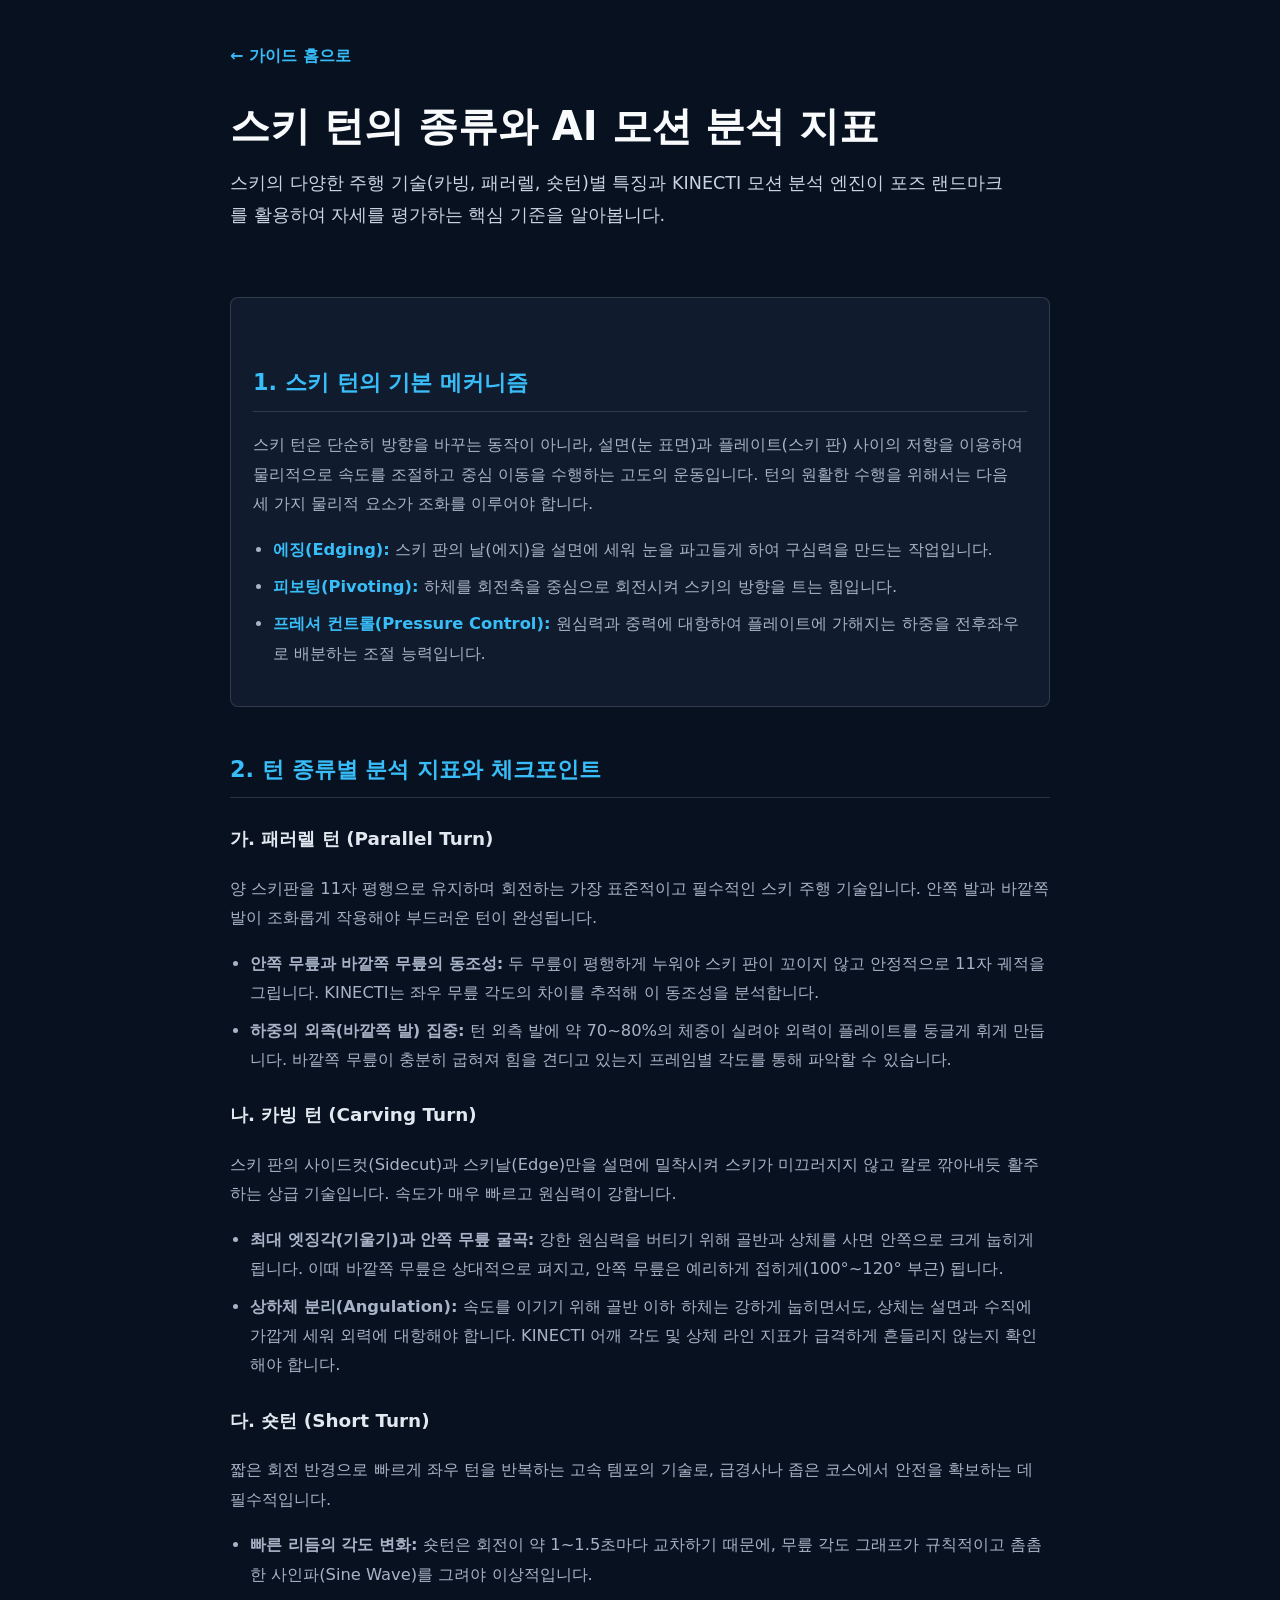
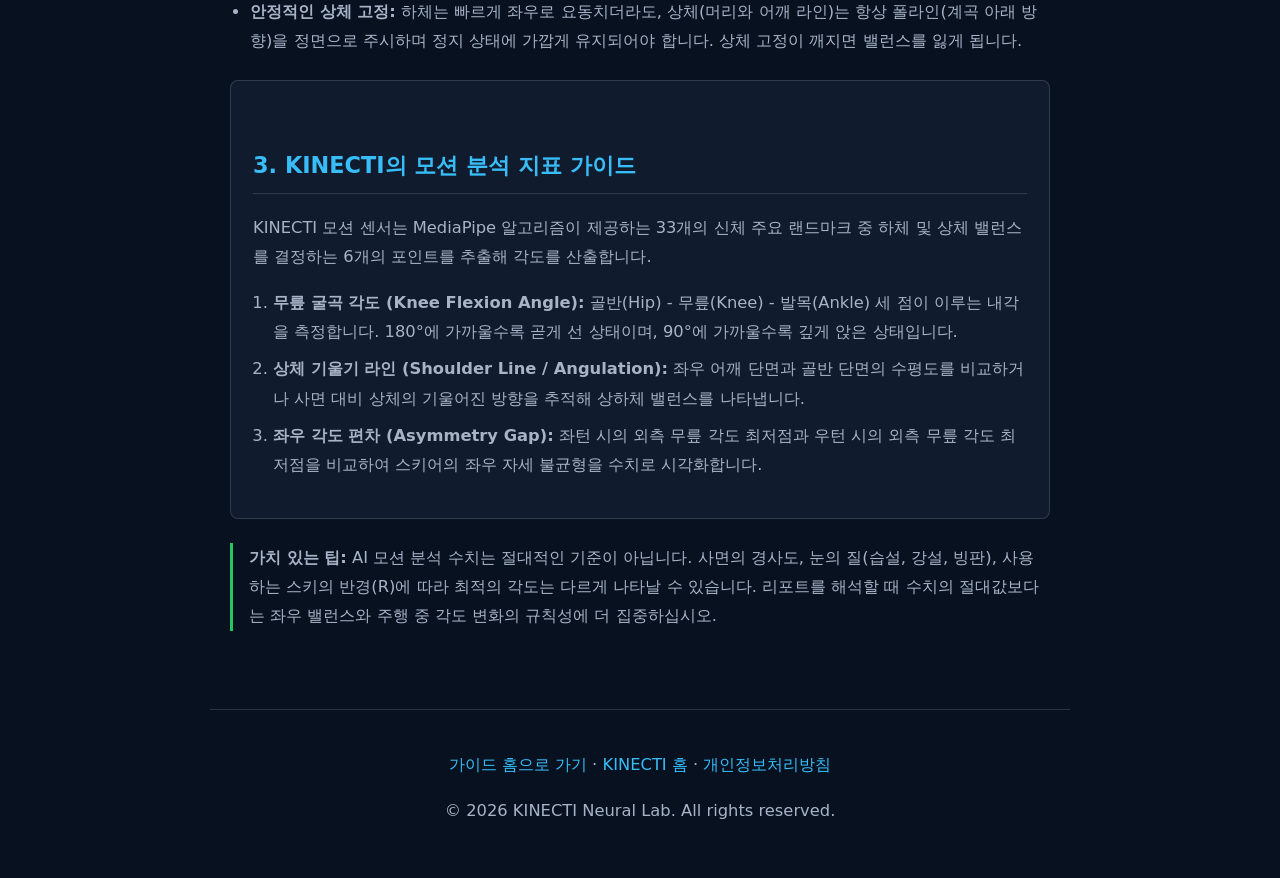
<file: public/guide-ski-turns.html>
<!DOCTYPE html>
<html lang="ko">
<head>
    <!-- Google tag (gtag.js) -->
    <script async src="https://www.googletagmanager.com/gtag/js?id=G-NN1579DFRM"></script>
    <script>
      window.dataLayer = window.dataLayer || [];
      function gtag(){dataLayer.push(arguments);}
      gtag('js', new Date());
      gtag('config', 'G-NN1579DFRM');
    </script>
    <script type="text/javascript">
      (function(c,l,a,r,i,t,y){
          c[a]=c[a]||function(){(c[a].q=c[a].q||[]).push(arguments)};
          t=l.createElement(r);t.async=1;t.src="https://www.clarity.ms/tag/"+i;
          y=l.getElementsByTagName(r)[0];y.parentNode.insertBefore(t,y);
      })(window, document, "clarity", "script", "x6whfq0in6");
    </script>
    <meta charset="UTF-8">
    <meta name="viewport" content="width=device-width, initial-scale=1.0">
    <title>스키 턴의 종류와 AI 모션 분석 지표 | KINECTI</title>
    <meta name="description" content="카빙 턴, 패러렐 턴, 숏턴 등 다양한 스키 턴 스타일과 각 턴에서 중요하게 작용하는 무릎 각도, 어깨 라인 등의 AI 분석 지표를 상세히 해설합니다.">
    <meta name="keywords" content="스키 턴 분석, 카빙 턴 자세, 숏턴 무릎 각도, 스키 모션 분석, 스키 자세 교정, KINECTI">
    <style>
        :root { --primary:#38bdf8; --accent:#22c55e; --bg:#07111f; --surface:#101b2d; --text:#f8fafc; --muted:#a8b3c7; --border:rgba(255,255,255,0.14); }
        * { box-sizing: border-box; }
        body { margin: 0; font-family: 'Pretendard', -apple-system, BlinkMacSystemFont, system-ui, sans-serif; background: var(--bg); color: var(--text); line-height: 1.8; display: flex; flex-direction: column; min-height: 100vh; }
        header, main, footer { width: 100%; max-width: 860px; margin: 0 auto; padding: 0 20px; }
        main { flex: 1; }
        header { padding-top: 42px; padding-bottom: 24px; }
        a { color: var(--primary); text-decoration: none; }
        h1 { font-size: clamp(1.8rem, 4vw, 2.5rem); line-height: 1.25; margin: 18px 0 16px; color: var(--text); }
        h2 { margin-top: 42px; color: var(--primary); font-size: 1.4rem; border-bottom: 1px solid var(--border); padding-bottom: 8px; }
        h3 { margin-top: 24px; font-size: 1.15rem; color: #e2e8f0; }
        p, li { color: var(--muted); font-size: 1.02rem; }
        ul, ol { padding-left: 20px; }
        li { margin-bottom: 8px; }
        .back { font-weight: 800; display: inline-block; margin-bottom: 12px; }
        .lead { font-size: 1.1rem; max-width: 780px; color: #cbd5e1; }
        .panel { background: var(--surface); border: 1px solid var(--border); border-radius: 8px; padding: 22px; margin: 24px 0; }
        .highlight { color: var(--primary); font-weight: 600; }
        footer { border-top: 1px solid var(--border); margin-top: 54px; padding-top: 24px; padding-bottom: 36px; color: var(--muted); font-size: 0.85rem; text-align: center; }
    </style>
    <script type="application/ld+json">
    {
      "@context": "https://schema.org",
      "@type": "TechArticle",
      "headline": "스키 턴의 종류와 AI 모션 분석 지표",
      "description": "카빙 턴, 패러렐 턴, 숏턴 등 다양한 스키 턴 스타일과 각 턴에서 중요하게 작용하는 무릎 각도, 어깨 라인 등의 AI 분석 지표를 상세히 해설합니다.",
      "inLanguage": "ko",
      "author": {
        "@type": "Organization",
        "name": "KINECTI Neural Lab"
      },
      "publisher": {
        "@type": "Organization",
        "name": "KINECTI Neural Lab"
      },
      "mainEntityOfPage": {
        "@type": "WebPage",
        "@id": "https://v-alpine-pro.pages.dev/public/guide-ski-turns.html"
      },
      "datePublished": "2026-06-24",
      "dateModified": "2026-06-24"
    }
    </script>
</head>
<body>
    <header>
        <a class="back" href="guide.html">← 가이드 홈으로</a>
        <h1>스키 턴의 종류와 AI 모션 분석 지표</h1>
        <p class="lead">스키의 다양한 주행 기술(카빙, 패러렐, 숏턴)별 특징과 KINECTI 모션 분석 엔진이 포즈 랜드마크를 활용하여 자세를 평가하는 핵심 기준을 알아봅니다.</p>
    </header>

    <main>
        <section class="panel">
            <h2>1. 스키 턴의 기본 메커니즘</h2>
            <p>스키 턴은 단순히 방향을 바꾸는 동작이 아니라, 설면(눈 표면)과 플레이트(스키 판) 사이의 저항을 이용하여 물리적으로 속도를 조절하고 중심 이동을 수행하는 고도의 운동입니다. 턴의 원활한 수행을 위해서는 다음 세 가지 물리적 요소가 조화를 이루어야 합니다.</p>
            <ul>
                <li><span class="highlight">에징(Edging):</span> 스키 판의 날(에지)을 설면에 세워 눈을 파고들게 하여 구심력을 만드는 작업입니다.</li>
                <li><span class="highlight">피보팅(Pivoting):</span> 하체를 회전축을 중심으로 회전시켜 스키의 방향을 트는 힘입니다.</li>
                <li><span class="highlight">프레셔 컨트롤(Pressure Control):</span> 원심력과 중력에 대항하여 플레이트에 가해지는 하중을 전후좌우로 배분하는 조절 능력입니다.</li>
            </ul>
        </section>

        <section>
            <h2>2. 턴 종류별 분석 지표와 체크포인트</h2>
            
            <h3>가. 패러렐 턴 (Parallel Turn)</h3>
            <p>양 스키판을 11자 평행으로 유지하며 회전하는 가장 표준적이고 필수적인 스키 주행 기술입니다. 안쪽 발과 바깥쪽 발이 조화롭게 작용해야 부드러운 턴이 완성됩니다.</p>
            <ul>
                <li><strong>안쪽 무릎과 바깥쪽 무릎의 동조성:</strong> 두 무릎이 평행하게 누워야 스키 판이 꼬이지 않고 안정적으로 11자 궤적을 그립니다. KINECTI는 좌우 무릎 각도의 차이를 추적해 이 동조성을 분석합니다.</li>
                <li><strong>하중의 외족(바깥쪽 발) 집중:</strong> 턴 외측 발에 약 70~80%의 체중이 실려야 외력이 플레이트를 둥글게 휘게 만듭니다. 바깥쪽 무릎이 충분히 굽혀져 힘을 견디고 있는지 프레임별 각도를 통해 파악할 수 있습니다.</li>
            </ul>

            <h3>나. 카빙 턴 (Carving Turn)</h3>
            <p>스키 판의 사이드컷(Sidecut)과 스키날(Edge)만을 설면에 밀착시켜 스키가 미끄러지지 않고 칼로 깎아내듯 활주하는 상급 기술입니다. 속도가 매우 빠르고 원심력이 강합니다.</p>
            <ul>
                <li><strong>최대 엣징각(기울기)과 안쪽 무릎 굴곡:</strong> 강한 원심력을 버티기 위해 골반과 상체를 사면 안쪽으로 크게 눕히게 됩니다. 이때 바깥쪽 무릎은 상대적으로 펴지고, 안쪽 무릎은 예리하게 접히게(100°~120° 부근) 됩니다.</li>
                <li><strong>상하체 분리(Angulation):</strong> 속도를 이기기 위해 골반 이하 하체는 강하게 눕히면서도, 상체는 설면과 수직에 가깝게 세워 외력에 대항해야 합니다. KINECTI 어깨 각도 및 상체 라인 지표가 급격하게 흔들리지 않는지 확인해야 합니다.</li>
            </ul>

            <h3>다. 숏턴 (Short Turn)</h3>
            <p>짧은 회전 반경으로 빠르게 좌우 턴을 반복하는 고속 템포의 기술로, 급경사나 좁은 코스에서 안전을 확보하는 데 필수적입니다.</p>
            <ul>
                <li><strong>빠른 리듬의 각도 변화:</strong> 숏턴은 회전이 약 1~1.5초마다 교차하기 때문에, 무릎 각도 그래프가 규칙적이고 촘촘한 사인파(Sine Wave)를 그려야 이상적입니다.</li>
                <li><strong>안정적인 상체 고정:</strong> 하체는 빠르게 좌우로 요동치더라도, 상체(머리와 어깨 라인)는 항상 폴라인(계곡 아래 방향)을 정면으로 주시하며 정지 상태에 가깝게 유지되어야 합니다. 상체 고정이 깨지면 밸런스를 잃게 됩니다.</li>
            </ul>
        </section>

        <section class="panel">
            <h2>3. KINECTI의 모션 분석 지표 가이드</h2>
            <p>KINECTI 모션 센서는 MediaPipe 알고리즘이 제공하는 33개의 신체 주요 랜드마크 중 하체 및 상체 밸런스를 결정하는 6개의 포인트를 추출해 각도를 산출합니다.</p>
            <ol>
                <li><strong>무릎 굴곡 각도 (Knee Flexion Angle):</strong> 골반(Hip) - 무릎(Knee) - 발목(Ankle) 세 점이 이루는 내각을 측정합니다. 180°에 가까울수록 곧게 선 상태이며, 90°에 가까울수록 깊게 앉은 상태입니다.</li>
                <li><strong>상체 기울기 라인 (Shoulder Line / Angulation):</strong> 좌우 어깨 단면과 골반 단면의 수평도를 비교하거나 사면 대비 상체의 기울어진 방향을 추적해 상하체 밸런스를 나타냅니다.</li>
                <li><strong>좌우 각도 편차 (Asymmetry Gap):</strong> 좌턴 시의 외측 무릎 각도 최저점과 우턴 시의 외측 무릎 각도 최저점을 비교하여 스키어의 좌우 자세 불균형을 수치로 시각화합니다.</li>
            </ol>
        </section>

        <section class="notice" style="border-left: 3px solid var(--accent); padding-left: 16px; margin: 24px 0;">
            <p><strong>가치 있는 팁:</strong> AI 모션 분석 수치는 절대적인 기준이 아닙니다. 사면의 경사도, 눈의 질(습설, 강설, 빙판), 사용하는 스키의 반경(R)에 따라 최적의 각도는 다르게 나타날 수 있습니다. 리포트를 해석할 때 수치의 절대값보다는 좌우 밸런스와 주행 중 각도 변화의 규칙성에 더 집중하십시오.</p>
        </section>
    </main>

    <footer>
        <p><a href="guide.html">가이드 홈으로 가기</a> · <a href="../index.html">KINECTI 홈</a> · <a href="privacy.html">개인정보처리방침</a></p>
        <p>© 2026 KINECTI Neural Lab. All rights reserved.</p>
    </footer>
</body>
</html>
</file>
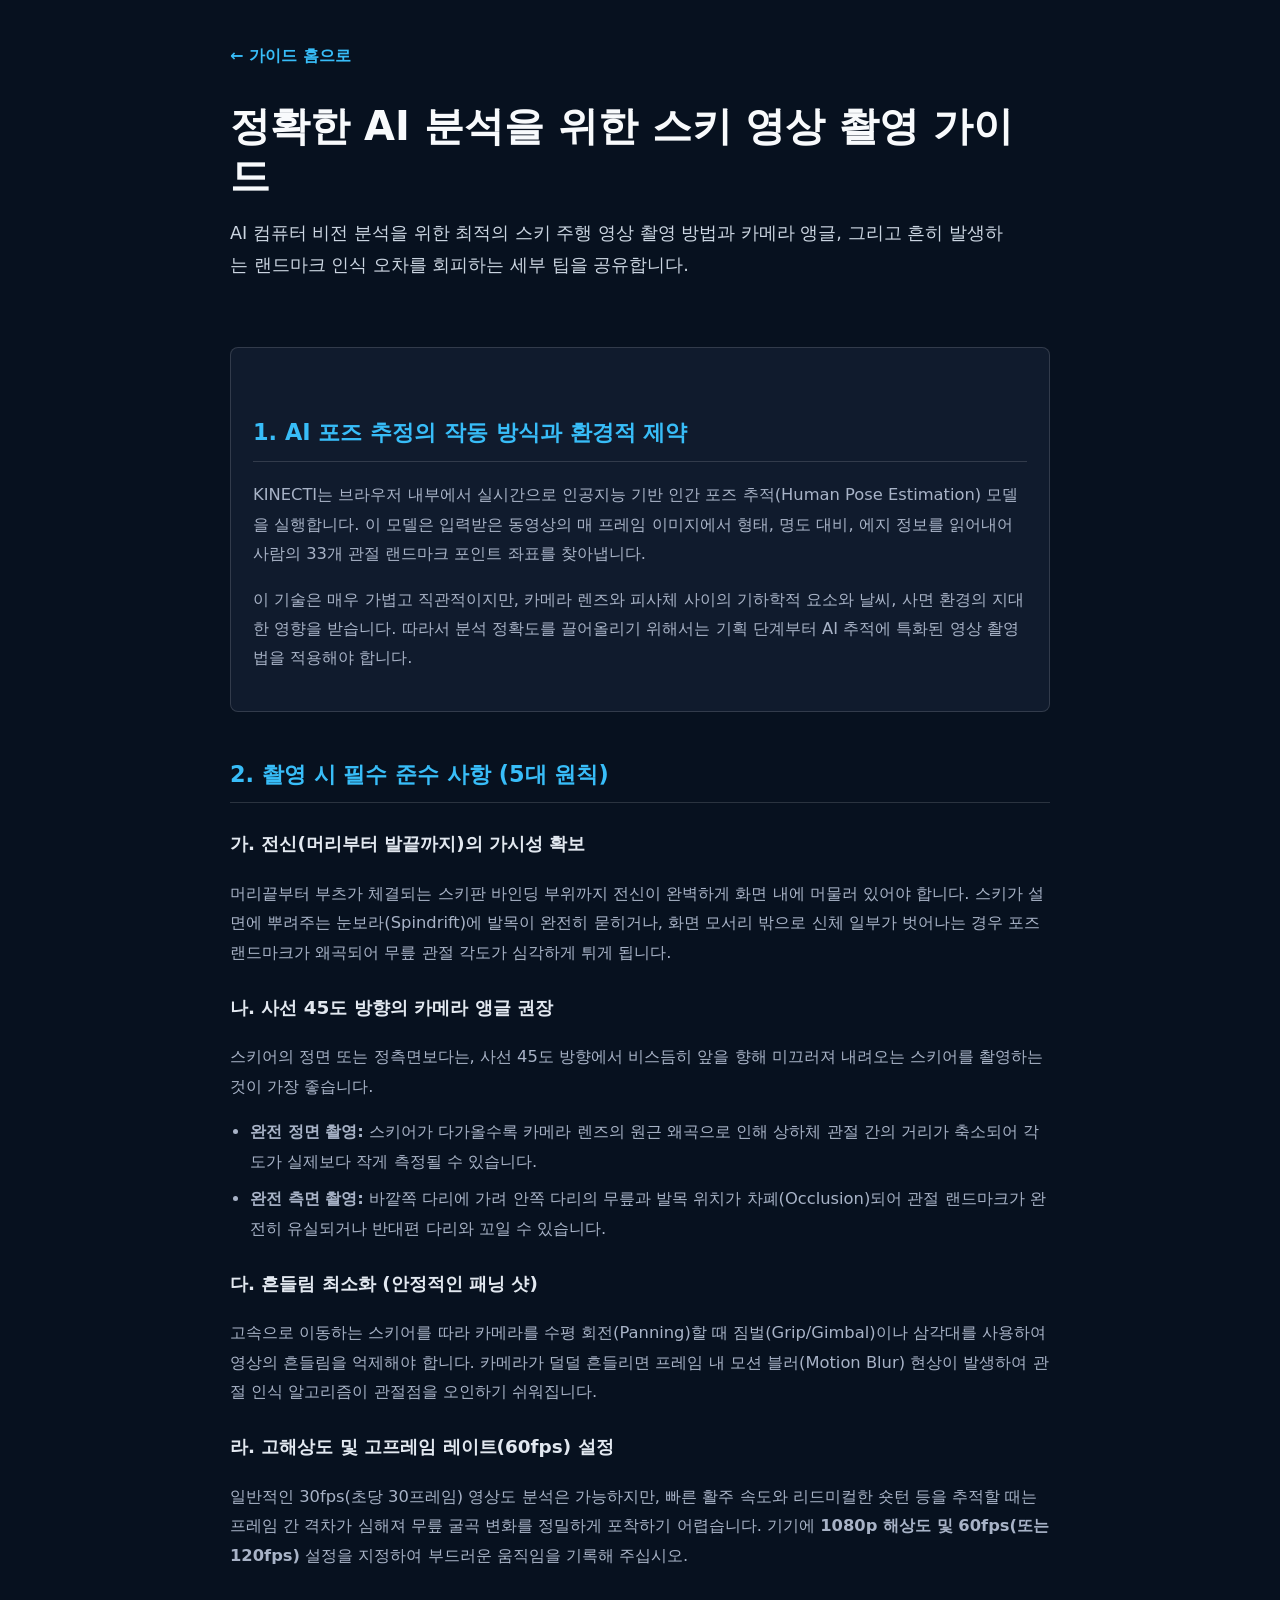
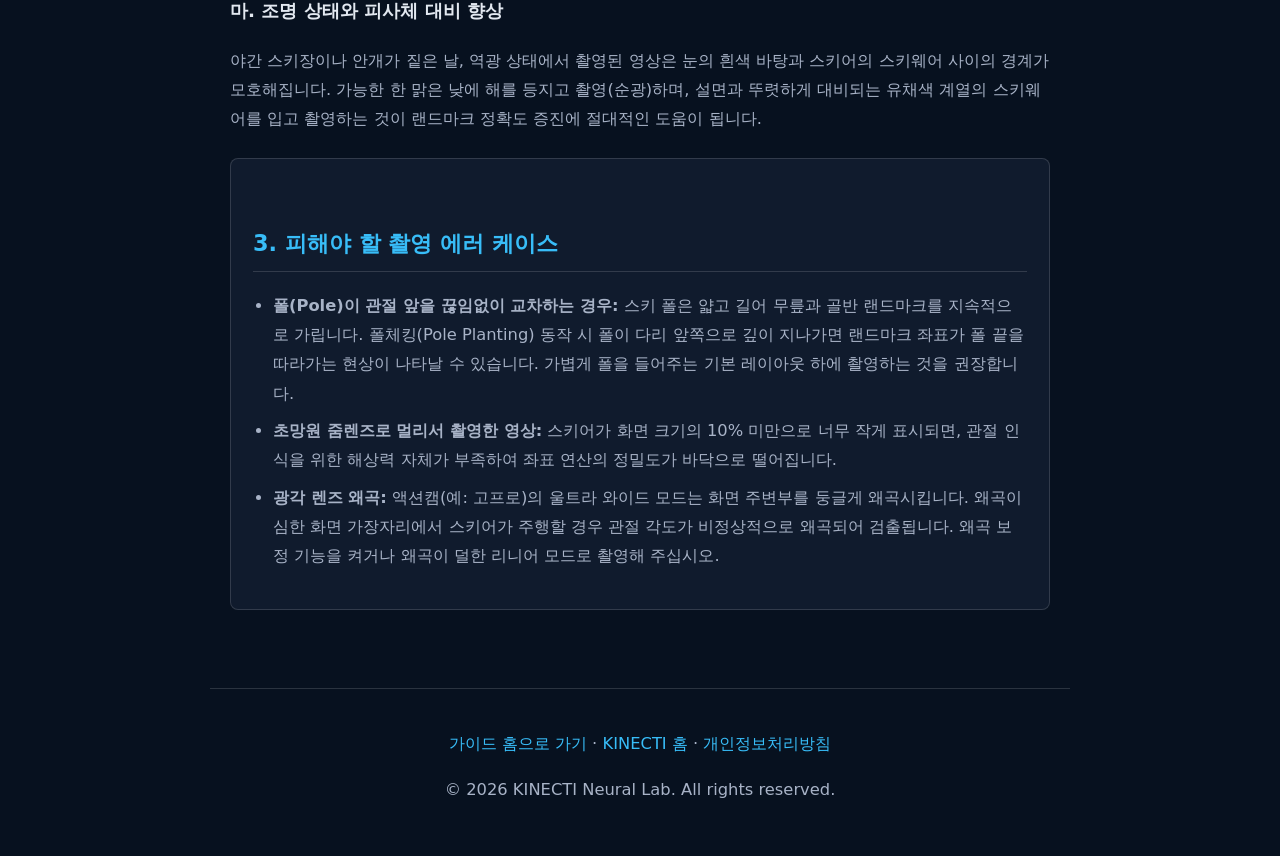
<file: public/guide-video-tips.html>
<!DOCTYPE html>
<html lang="ko">
<head>
    <!-- Google tag (gtag.js) -->
    <script async src="https://www.googletagmanager.com/gtag/js?id=G-NN1579DFRM"></script>
    <script>
      window.dataLayer = window.dataLayer || [];
      function gtag(){dataLayer.push(arguments);}
      gtag('js', new Date());
      gtag('config', 'G-NN1579DFRM');
    </script>
    <script type="text/javascript">
      (function(c,l,a,r,i,t,y){
          c[a]=c[a]||function(){(c[a].q=c[a].q||[]).push(arguments)};
          t=l.createElement(r);t.async=1;t.src="https://www.clarity.ms/tag/"+i;
          y=l.getElementsByTagName(r)[0];y.parentNode.insertBefore(t,y);
      })(window, document, "clarity", "script", "x6whfq0in6");
    </script>
    <meta charset="UTF-8">
    <meta name="viewport" content="width=device-width, initial-scale=1.0">
    <title>정확한 AI 분석을 위한 스키 영상 촬영 가이드 | KINECTI</title>
    <meta name="description" content="AI 기반 자세 추정 모델의 정확도를 높이고 오차를 최소화하기 위해 스키 영상을 촬영하고 업로드할 때 지켜야 할 기술적 수칙을 설명합니다.">
    <meta name="keywords" content="스키 영상 촬영, 스키 비디오 분석, MediaPipe 촬영 팁, 스포츠 영상 기법, 자세 추정 오차, KINECTI">
    <style>
        :root { --primary:#38bdf8; --accent:#22c55e; --bg:#07111f; --surface:#101b2d; --text:#f8fafc; --muted:#a8b3c7; --border:rgba(255,255,255,0.14); }
        * { box-sizing: border-box; }
        body { margin: 0; font-family: 'Pretendard', -apple-system, BlinkMacSystemFont, system-ui, sans-serif; background: var(--bg); color: var(--text); line-height: 1.8; display: flex; flex-direction: column; min-height: 100vh; }
        header, main, footer { width: 100%; max-width: 860px; margin: 0 auto; padding: 0 20px; }
        main { flex: 1; }
        header { padding-top: 42px; padding-bottom: 24px; }
        a { color: var(--primary); text-decoration: none; }
        h1 { font-size: clamp(1.8rem, 4vw, 2.5rem); line-height: 1.25; margin: 18px 0 16px; color: var(--text); }
        h2 { margin-top: 42px; color: var(--primary); font-size: 1.4rem; border-bottom: 1px solid var(--border); padding-bottom: 8px; }
        h3 { margin-top: 24px; font-size: 1.15rem; color: #e2e8f0; }
        p, li { color: var(--muted); font-size: 1.02rem; }
        ul, ol { padding-left: 20px; }
        li { margin-bottom: 8px; }
        .back { font-weight: 800; display: inline-block; margin-bottom: 12px; }
        .lead { font-size: 1.1rem; max-width: 780px; color: #cbd5e1; }
        .panel { background: var(--surface); border: 1px solid var(--border); border-radius: 8px; padding: 22px; margin: 24px 0; }
        .highlight { color: var(--primary); font-weight: 600; }
        footer { border-top: 1px solid var(--border); margin-top: 54px; padding-top: 24px; padding-bottom: 36px; color: var(--muted); font-size: 0.85rem; text-align: center; }
    </style>
    <script type="application/ld+json">
    {
      "@context": "https://schema.org",
      "@type": "TechArticle",
      "headline": "정확한 AI 분석을 위한 스키 영상 촬영 가이드",
      "description": "AI 기반 자세 추정 모델의 정확도를 높이고 오차를 최소화하기 위해 스키 영상을 촬영하고 업로드할 때 지켜야 할 기술적 수칙을 설명합니다.",
      "inLanguage": "ko",
      "author": {
        "@type": "Organization",
        "name": "KINECTI Neural Lab"
      },
      "publisher": {
        "@type": "Organization",
        "name": "KINECTI Neural Lab"
      },
      "mainEntityOfPage": {
        "@type": "WebPage",
        "@id": "https://v-alpine-pro.pages.dev/public/guide-video-tips.html"
      },
      "datePublished": "2026-06-24",
      "dateModified": "2026-06-24"
    }
    </script>
</head>
<body>
    <header>
        <a class="back" href="guide.html">← 가이드 홈으로</a>
        <h1>정확한 AI 분석을 위한 스키 영상 촬영 가이드</h1>
        <p class="lead">AI 컴퓨터 비전 분석을 위한 최적의 스키 주행 영상 촬영 방법과 카메라 앵글, 그리고 흔히 발생하는 랜드마크 인식 오차를 회피하는 세부 팁을 공유합니다.</p>
    </header>

    <main>
        <section class="panel">
            <h2>1. AI 포즈 추정의 작동 방식과 환경적 제약</h2>
            <p>KINECTI는 브라우저 내부에서 실시간으로 인공지능 기반 인간 포즈 추적(Human Pose Estimation) 모델을 실행합니다. 이 모델은 입력받은 동영상의 매 프레임 이미지에서 형태, 명도 대비, 에지 정보를 읽어내어 사람의 33개 관절 랜드마크 포인트 좌표를 찾아냅니다.</p>
            <p>이 기술은 매우 가볍고 직관적이지만, 카메라 렌즈와 피사체 사이의 기하학적 요소와 날씨, 사면 환경의 지대한 영향을 받습니다. 따라서 분석 정확도를 끌어올리기 위해서는 기획 단계부터 AI 추적에 특화된 영상 촬영법을 적용해야 합니다.</p>
        </section>

        <section>
            <h2>2. 촬영 시 필수 준수 사항 (5대 원칙)</h2>
            
            <h3>가. 전신(머리부터 발끝까지)의 가시성 확보</h3>
            <p>머리끝부터 부츠가 체결되는 스키판 바인딩 부위까지 전신이 완벽하게 화면 내에 머물러 있어야 합니다. 스키가 설면에 뿌려주는 눈보라(Spindrift)에 발목이 완전히 묻히거나, 화면 모서리 밖으로 신체 일부가 벗어나는 경우 포즈 랜드마크가 왜곡되어 무릎 관절 각도가 심각하게 튀게 됩니다.</p>

            <h3>나. 사선 45도 방향의 카메라 앵글 권장</h3>
            <p>스키어의 정면 또는 정측면보다는, 사선 45도 방향에서 비스듬히 앞을 향해 미끄러져 내려오는 스키어를 촬영하는 것이 가장 좋습니다.</p>
            <ul>
                <li><strong>완전 정면 촬영:</strong> 스키어가 다가올수록 카메라 렌즈의 원근 왜곡으로 인해 상하체 관절 간의 거리가 축소되어 각도가 실제보다 작게 측정될 수 있습니다.</li>
                <li><strong>완전 측면 촬영:</strong> 바깥쪽 다리에 가려 안쪽 다리의 무릎과 발목 위치가 차폐(Occlusion)되어 관절 랜드마크가 완전히 유실되거나 반대편 다리와 꼬일 수 있습니다.</li>
            </ul>

            <h3>다. 흔들림 최소화 (안정적인 패닝 샷)</h3>
            <p>고속으로 이동하는 스키어를 따라 카메라를 수평 회전(Panning)할 때 짐벌(Grip/Gimbal)이나 삼각대를 사용하여 영상의 흔들림을 억제해야 합니다. 카메라가 덜덜 흔들리면 프레임 내 모션 블러(Motion Blur) 현상이 발생하여 관절 인식 알고리즘이 관절점을 오인하기 쉬워집니다.</p>

            <h3>라. 고해상도 및 고프레임 레이트(60fps) 설정</h3>
            <p>일반적인 30fps(초당 30프레임) 영상도 분석은 가능하지만, 빠른 활주 속도와 리드미컬한 숏턴 등을 추적할 때는 프레임 간 격차가 심해져 무릎 굴곡 변화를 정밀하게 포착하기 어렵습니다. 기기에 <strong>1080p 해상도 및 60fps(또는 120fps)</strong> 설정을 지정하여 부드러운 움직임을 기록해 주십시오.</p>

            <h3>마. 조명 상태와 피사체 대비 향상</h3>
            <p>야간 스키장이나 안개가 짙은 날, 역광 상태에서 촬영된 영상은 눈의 흰색 바탕과 스키어의 스키웨어 사이의 경계가 모호해집니다. 가능한 한 맑은 낮에 해를 등지고 촬영(순광)하며, 설면과 뚜렷하게 대비되는 유채색 계열의 스키웨어를 입고 촬영하는 것이 랜드마크 정확도 증진에 절대적인 도움이 됩니다.</p>
        </section>

        <section class="panel">
            <h2>3. 피해야 할 촬영 에러 케이스</h2>
            <ul>
                <li><strong>폴(Pole)이 관절 앞을 끊임없이 교차하는 경우:</strong> 스키 폴은 얇고 길어 무릎과 골반 랜드마크를 지속적으로 가립니다. 폴체킹(Pole Planting) 동작 시 폴이 다리 앞쪽으로 깊이 지나가면 랜드마크 좌표가 폴 끝을 따라가는 현상이 나타날 수 있습니다. 가볍게 폴을 들어주는 기본 레이아웃 하에 촬영하는 것을 권장합니다.</li>
                <li><strong>초망원 줌렌즈로 멀리서 촬영한 영상:</strong> 스키어가 화면 크기의 10% 미만으로 너무 작게 표시되면, 관절 인식을 위한 해상력 자체가 부족하여 좌표 연산의 정밀도가 바닥으로 떨어집니다.</li>
                <li><strong>광각 렌즈 왜곡:</strong> 액션캠(예: 고프로)의 울트라 와이드 모드는 화면 주변부를 둥글게 왜곡시킵니다. 왜곡이 심한 화면 가장자리에서 스키어가 주행할 경우 관절 각도가 비정상적으로 왜곡되어 검출됩니다. 왜곡 보정 기능을 켜거나 왜곡이 덜한 리니어 모드로 촬영해 주십시오.</li>
            </ul>
        </section>
    </main>

    <footer>
        <p><a href="guide.html">가이드 홈으로 가기</a> · <a href="../index.html">KINECTI 홈</a> · <a href="privacy.html">개인정보처리방침</a></p>
        <p>© 2026 KINECTI Neural Lab. All rights reserved.</p>
    </footer>
</body>
</html>
</file>
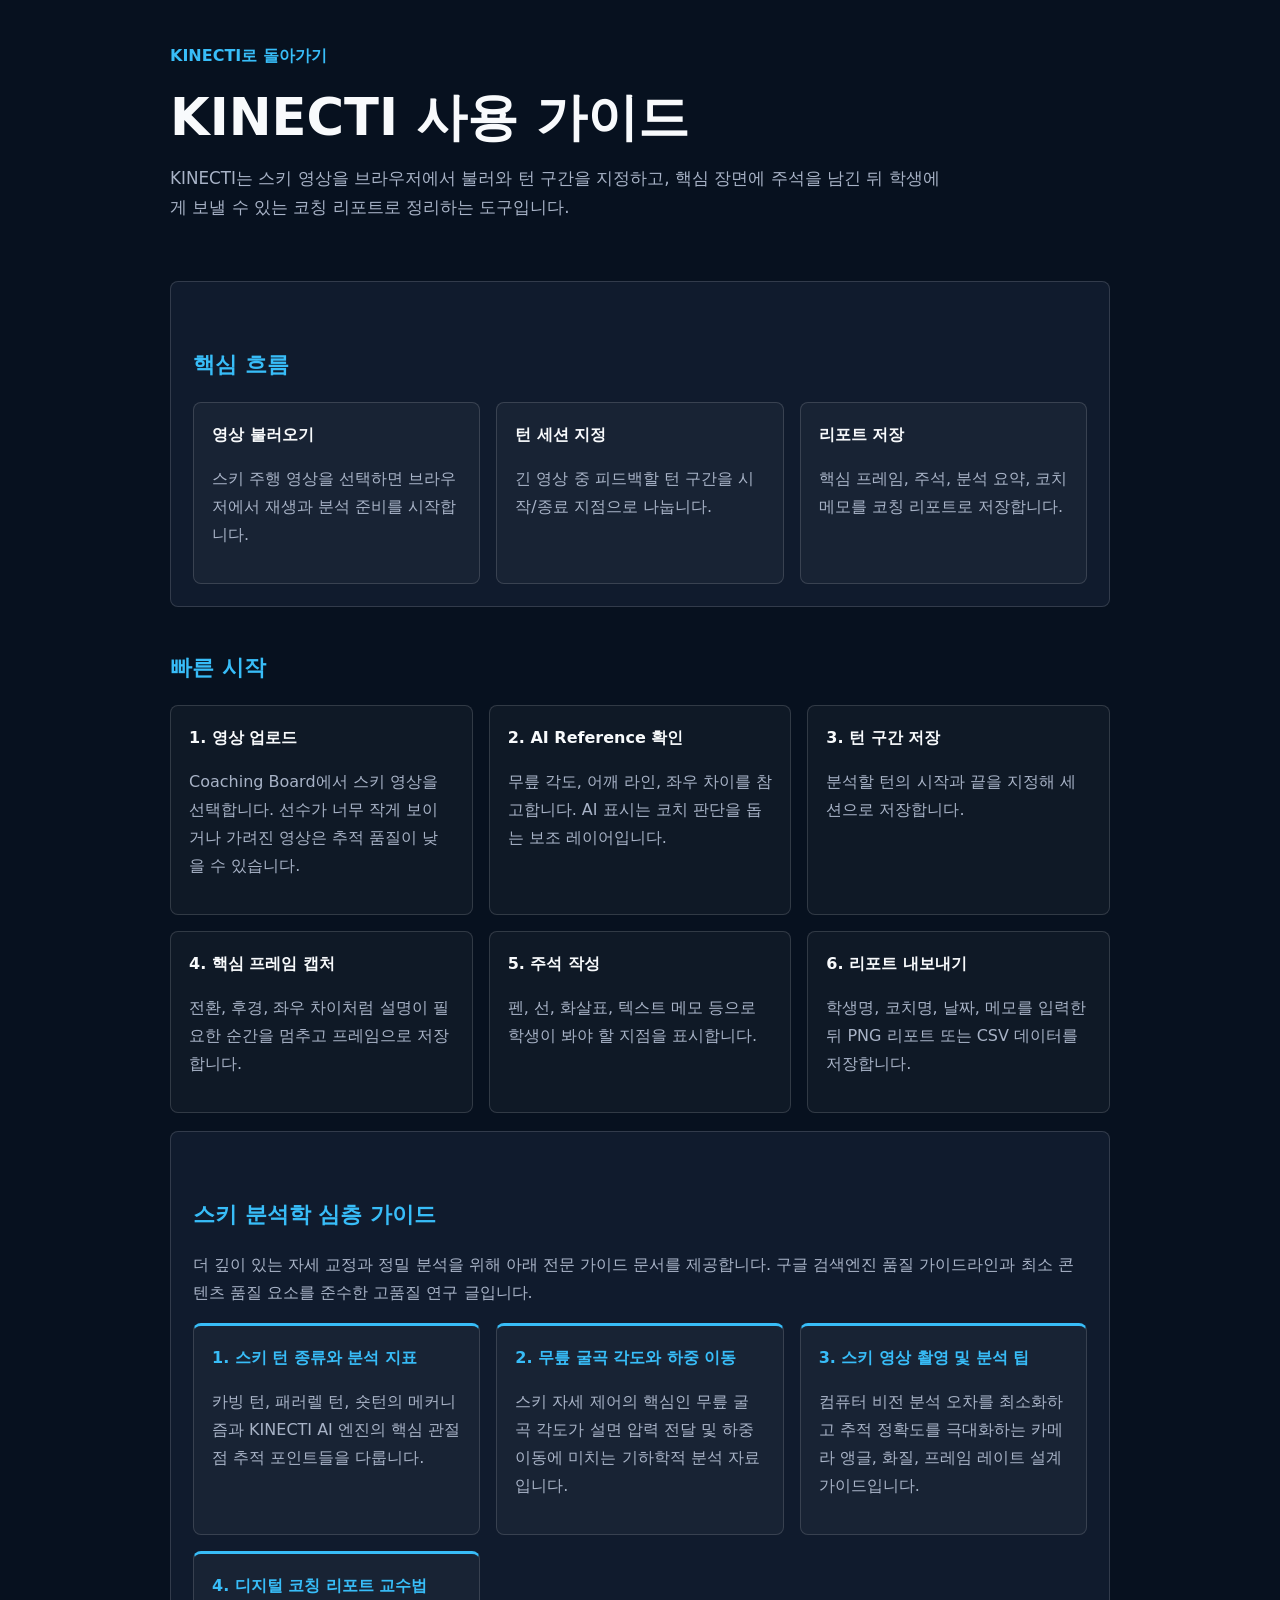
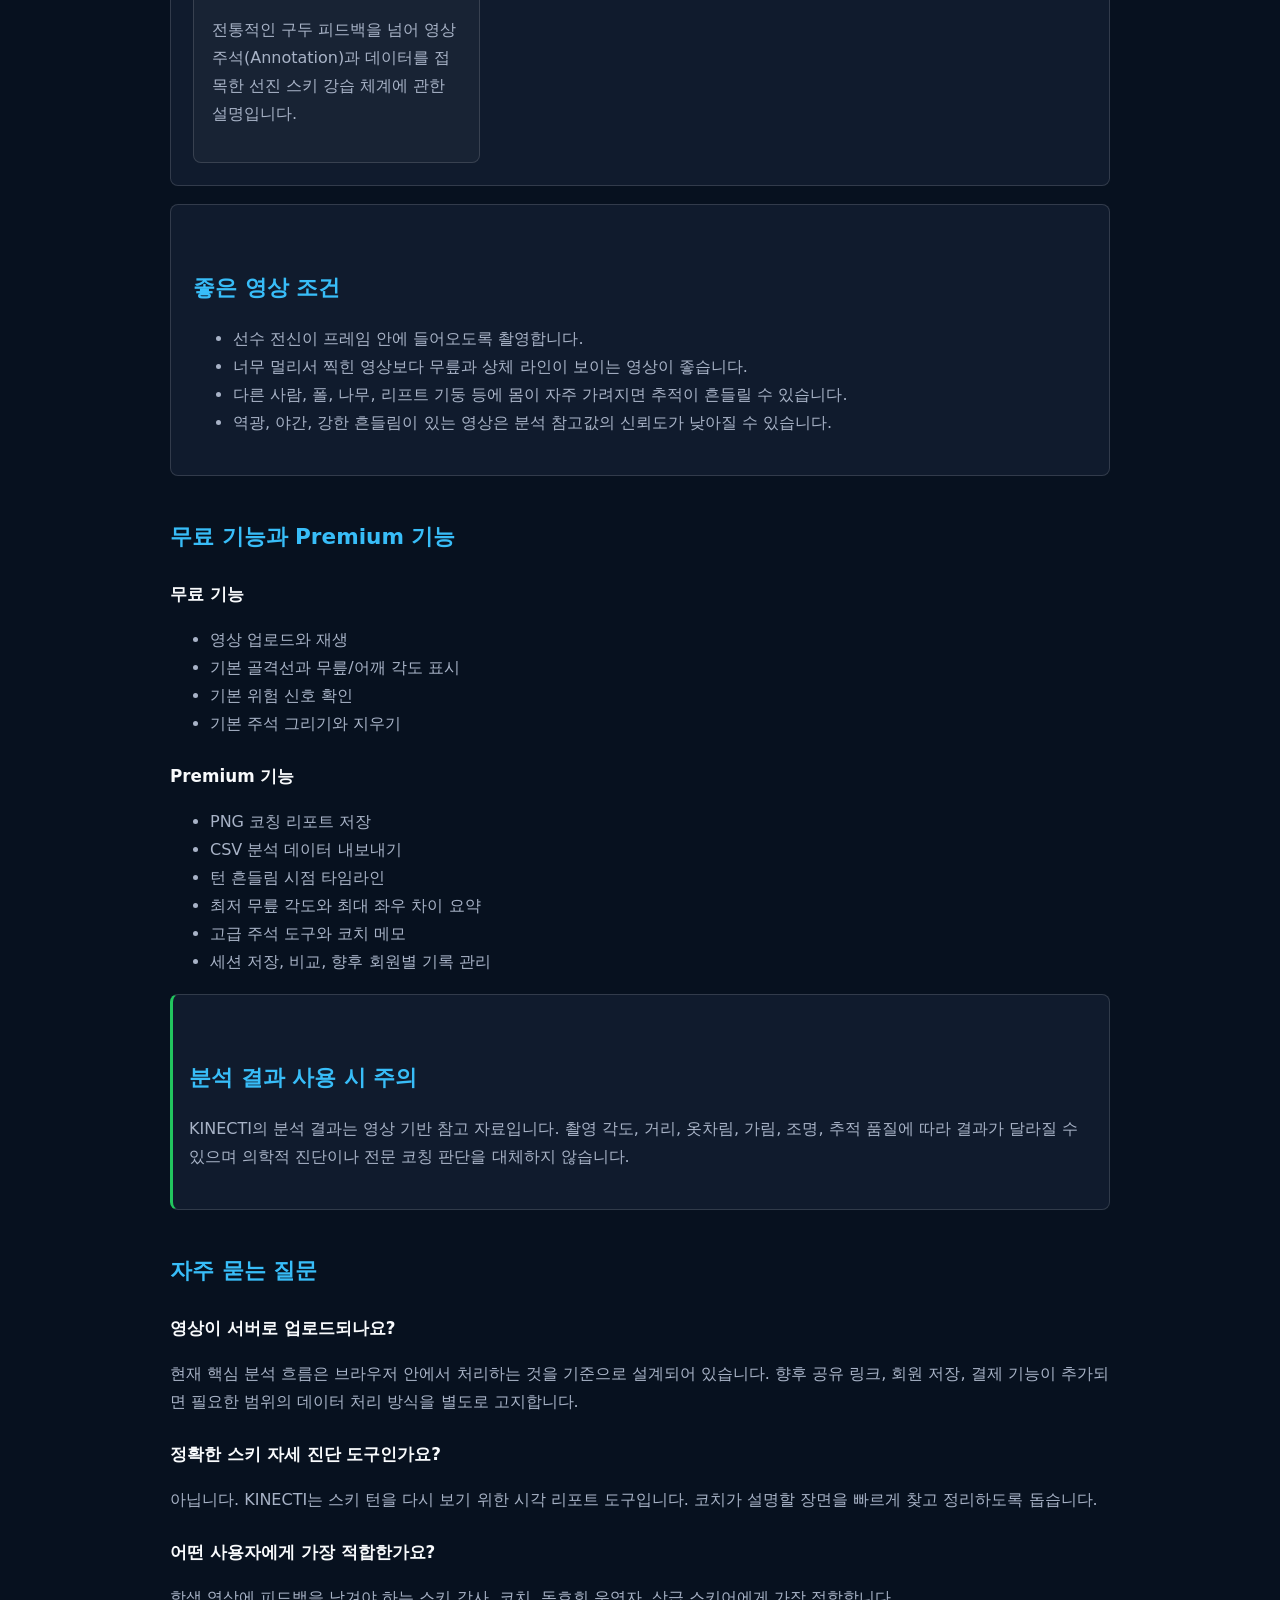
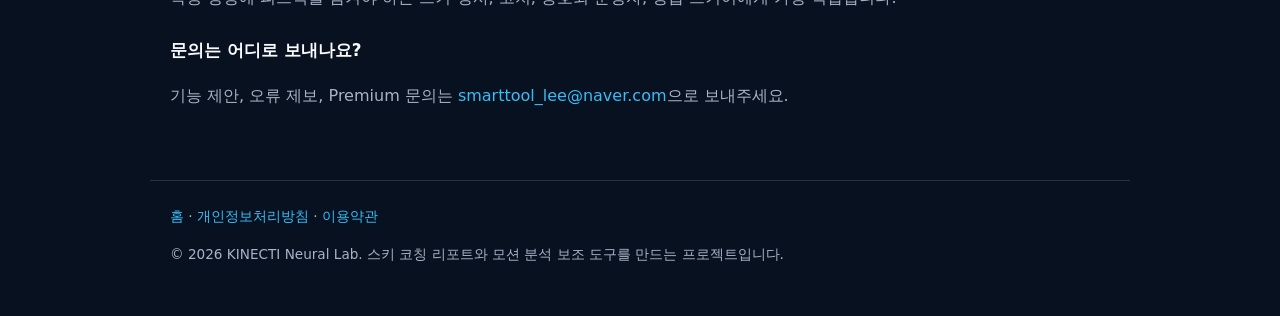
<file: public/guide.html>
<!DOCTYPE html>
<html lang="ko">
<head>
    <!-- Google tag (gtag.js) -->
    <script async src="https://www.googletagmanager.com/gtag/js?id=G-NN1579DFRM"></script>
    <script>
      window.dataLayer = window.dataLayer || [];
      function gtag(){dataLayer.push(arguments);}
      gtag('js', new Date());
      gtag('config', 'G-NN1579DFRM');
    </script>
    <script type="text/javascript">
      (function(c,l,a,r,i,t,y){
          c[a]=c[a]||function(){(c[a].q=c[a].q||[]).push(arguments)};
          t=l.createElement(r);t.async=1;t.src="https://www.clarity.ms/tag/"+i;
          y=l.getElementsByTagName(r)[0];y.parentNode.insertBefore(t,y);
      })(window, document, "clarity", "script", "x6whfq0in6");
    </script>
    <meta charset="UTF-8">
    <meta name="viewport" content="width=device-width, initial-scale=1.0">
    <title>KINECTI 사용 가이드 | 스키 코칭 리포트</title>
    <meta name="description" content="KINECTI 사용 가이드입니다. 스키 영상을 불러와 턴 세션을 지정하고, 핵심 프레임 캡처, 주석, 분석 요약, 코칭 리포트 저장까지 진행하는 방법을 안내합니다.">
    <meta name="keywords" content="스키 자세 분석, 스키 코칭 리포트, 스키 턴 분석, 영상 피드백, 모션 리포트, KINECTI">
    <meta name="google-adsense-account" content="ca-pub-5553376072633585">
    <style>
        :root { --primary:#38bdf8; --accent:#22c55e; --bg:#07111f; --surface:#101b2d; --text:#f8fafc; --muted:#a8b3c7; --border:rgba(255,255,255,0.14); }
        * { box-sizing: border-box; }
        body { margin: 0; font-family: 'Pretendard', -apple-system, BlinkMacSystemFont, system-ui, sans-serif; background: var(--bg); color: var(--text); line-height: 1.75; display: flex; flex-direction: column; min-height: 100vh; }
        header, main, footer { width: 100%; max-width: 980px; margin: 0 auto; padding: 0 20px; }
        main { flex: 1; }
        header { padding-top: 42px; padding-bottom: 24px; }
        a { color: var(--primary); text-decoration: none; }
        h1 { font-size: clamp(2rem, 5vw, 3.2rem); line-height: 1.15; margin: 18px 0 16px; letter-spacing: 0; }
        h2 { margin-top: 42px; color: var(--primary); font-size: 1.35rem; }
        h3 { margin-top: 24px; font-size: 1.05rem; }
        p, li { color: var(--muted); }
        .back { font-weight: 800; }
        .lead { font-size: 1.05rem; max-width: 780px; }
        .panel { background: var(--surface); border: 1px solid var(--border); border-radius: 8px; padding: 22px; margin: 18px 0; }
        .grid { display: grid; grid-template-columns: repeat(auto-fit, minmax(240px, 1fr)); gap: 16px; }
        .step { background: rgba(255,255,255,0.035); border: 1px solid var(--border); border-radius: 8px; padding: 18px; }
        .step strong { color: var(--text); display: block; margin-bottom: 8px; }
        .notice { border-left: 3px solid var(--accent); padding-left: 16px; }
        footer { border-top: 1px solid var(--border); margin-top: 54px; padding-top: 24px; padding-bottom: 36px; color: var(--muted); font-size: 0.85rem; }
        @media (max-width: 640px) { header { padding-top: 28px; } .panel { padding: 18px; } }
    </style>
    <script type="application/ld+json">
    {
      "@context": "https://schema.org",
      "@type": "FAQPage",
      "mainEntity": [{
        "@type": "Question",
        "name": "영상이 서버로 업로드되나요?",
        "acceptedAnswer": {
          "@type": "Answer",
          "text": "현재 핵심 분석 흐름은 브라우저 안에서 처리하는 것을 기준으로 설계되어 있습니다. 향후 공유 링크, 회원 저장, 결제 기능이 추가되면 필요한 범위의 데이터 처리 방식을 별도로 고지합니다."
        }
      }, {
        "@type": "Question",
        "name": "정확한 스키 자세 진단 도구인가요?",
        "acceptedAnswer": {
          "@type": "Answer",
          "text": "아닙니다. KINECTI는 스키 턴을 다시 보기 위한 시각 리포트 도구입니다. 코치가 설명할 장면을 빠르게 찾고 정리하도록 돕습니다."
        }
      }, {
        "@type": "Question",
        "name": "어떤 사용자에게 가장 적합한가요?",
        "acceptedAnswer": {
          "@type": "Answer",
          "text": "학생 영상에 피드백을 남겨야 하는 스키 강사, 코치, 동호회 운영자, 상급 스키어에게 가장 적합합니다."
        }
      }]
    }
    </script>
</head>
<body>
    <header>
        <a class="back" href="../index.html">KINECTI로 돌아가기</a>
        <h1>KINECTI 사용 가이드</h1>
        <p class="lead">KINECTI는 스키 영상을 브라우저에서 불러와 턴 구간을 지정하고, 핵심 장면에 주석을 남긴 뒤 학생에게 보낼 수 있는 코칭 리포트로 정리하는 도구입니다.</p>
    </header>

    <main>
        <section class="panel">
            <h2>핵심 흐름</h2>
            <div class="grid">
                <div class="step">
                    <strong>영상 불러오기</strong>
                    <p>스키 주행 영상을 선택하면 브라우저에서 재생과 분석 준비를 시작합니다.</p>
                </div>
                <div class="step">
                    <strong>턴 세션 지정</strong>
                    <p>긴 영상 중 피드백할 턴 구간을 시작/종료 지점으로 나눕니다.</p>
                </div>
                <div class="step">
                    <strong>리포트 저장</strong>
                    <p>핵심 프레임, 주석, 분석 요약, 코치 메모를 코칭 리포트로 저장합니다.</p>
                </div>
            </div>
        </section>

        <section>
            <h2>빠른 시작</h2>
            <div class="grid">
                <div class="step"><strong>1. 영상 업로드</strong><p>Coaching Board에서 스키 영상을 선택합니다. 선수가 너무 작게 보이거나 가려진 영상은 추적 품질이 낮을 수 있습니다.</p></div>
                <div class="step"><strong>2. AI Reference 확인</strong><p>무릎 각도, 어깨 라인, 좌우 차이를 참고합니다. AI 표시는 코치 판단을 돕는 보조 레이어입니다.</p></div>
                <div class="step"><strong>3. 턴 구간 저장</strong><p>분석할 턴의 시작과 끝을 지정해 세션으로 저장합니다.</p></div>
                <div class="step"><strong>4. 핵심 프레임 캡처</strong><p>전환, 후경, 좌우 차이처럼 설명이 필요한 순간을 멈추고 프레임으로 저장합니다.</p></div>
                <div class="step"><strong>5. 주석 작성</strong><p>펜, 선, 화살표, 텍스트 메모 등으로 학생이 봐야 할 지점을 표시합니다.</p></div>
                <div class="step"><strong>6. 리포트 내보내기</strong><p>학생명, 코치명, 날짜, 메모를 입력한 뒤 PNG 리포트 또는 CSV 데이터를 저장합니다.</p></div>
            </div>
        </section>

        <section class="panel">
            <h2>스키 분석학 심층 가이드</h2>
            <p>더 깊이 있는 자세 교정과 정밀 분석을 위해 아래 전문 가이드 문서를 제공합니다. 구글 검색엔진 품질 가이드라인과 최소 콘텐츠 품질 요소를 준수한 고품질 연구 글입니다.</p>
            <div class="grid">
                <div class="step" style="border-top: 3px solid var(--primary);">
                    <strong><a href="guide-ski-turns.html">1. 스키 턴 종류와 분석 지표</a></strong>
                    <p>카빙 턴, 패러렐 턴, 숏턴의 메커니즘과 KINECTI AI 엔진의 핵심 관절점 추적 포인트들을 다룹니다.</p>
                </div>
                <div class="step" style="border-top: 3px solid var(--primary);">
                    <strong><a href="guide-knee-angle.html">2. 무릎 굴곡 각도와 하중 이동</a></strong>
                    <p>스키 자세 제어의 핵심인 무릎 굴곡 각도가 설면 압력 전달 및 하중 이동에 미치는 기하학적 분석 자료입니다.</p>
                </div>
                <div class="step" style="border-top: 3px solid var(--primary);">
                    <strong><a href="guide-video-tips.html">3. 스키 영상 촬영 및 분석 팁</a></strong>
                    <p>컴퓨터 비전 분석 오차를 최소화하고 추적 정확도를 극대화하는 카메라 앵글, 화질, 프레임 레이트 설계 가이드입니다.</p>
                </div>
                <div class="step" style="border-top: 3px solid var(--primary);">
                    <strong><a href="guide-coaching-report.html">4. 디지털 코칭 리포트 교수법</a></strong>
                    <p>전통적인 구두 피드백을 넘어 영상 주석(Annotation)과 데이터를 접목한 선진 스키 강습 체계에 관한 설명입니다.</p>
                </div>
            </div>
        </section>

        <section class="panel">
            <h2>좋은 영상 조건</h2>
            <ul>
                <li>선수 전신이 프레임 안에 들어오도록 촬영합니다.</li>
                <li>너무 멀리서 찍힌 영상보다 무릎과 상체 라인이 보이는 영상이 좋습니다.</li>
                <li>다른 사람, 폴, 나무, 리프트 기둥 등에 몸이 자주 가려지면 추적이 흔들릴 수 있습니다.</li>
                <li>역광, 야간, 강한 흔들림이 있는 영상은 분석 참고값의 신뢰도가 낮아질 수 있습니다.</li>
            </ul>
        </section>

        <section>
            <h2>무료 기능과 Premium 기능</h2>
            <h3>무료 기능</h3>
            <ul>
                <li>영상 업로드와 재생</li>
                <li>기본 골격선과 무릎/어깨 각도 표시</li>
                <li>기본 위험 신호 확인</li>
                <li>기본 주석 그리기와 지우기</li>
            </ul>
            <h3>Premium 기능</h3>
            <ul>
                <li>PNG 코칭 리포트 저장</li>
                <li>CSV 분석 데이터 내보내기</li>
                <li>턴 흔들림 시점 타임라인</li>
                <li>최저 무릎 각도와 최대 좌우 차이 요약</li>
                <li>고급 주석 도구와 코치 메모</li>
                <li>세션 저장, 비교, 향후 회원별 기록 관리</li>
            </ul>
        </section>

        <section class="panel notice">
            <h2>분석 결과 사용 시 주의</h2>
            <p>KINECTI의 분석 결과는 영상 기반 참고 자료입니다. 촬영 각도, 거리, 옷차림, 가림, 조명, 추적 품질에 따라 결과가 달라질 수 있으며 의학적 진단이나 전문 코칭 판단을 대체하지 않습니다.</p>
        </section>

        <section>
            <h2>자주 묻는 질문</h2>
            <h3>영상이 서버로 업로드되나요?</h3>
            <p>현재 핵심 분석 흐름은 브라우저 안에서 처리하는 것을 기준으로 설계되어 있습니다. 향후 공유 링크, 회원 저장, 결제 기능이 추가되면 필요한 범위의 데이터 처리 방식을 별도로 고지합니다.</p>
            <h3>정확한 스키 자세 진단 도구인가요?</h3>
            <p>아닙니다. KINECTI는 스키 턴을 다시 보기 위한 시각 리포트 도구입니다. 코치가 설명할 장면을 빠르게 찾고 정리하도록 돕습니다.</p>
            <h3>어떤 사용자에게 가장 적합한가요?</h3>
            <p>학생 영상에 피드백을 남겨야 하는 스키 강사, 코치, 동호회 운영자, 상급 스키어에게 가장 적합합니다.</p>
            <h3>문의는 어디로 보내나요?</h3>
            <p>기능 제안, 오류 제보, Premium 문의는 <a href="mailto:smarttool_lee@naver.com">smarttool_lee@naver.com</a>으로 보내주세요.</p>
        </section>
    </main>

    <footer>
        <a href="../index.html">홈</a> · <a href="privacy.html">개인정보처리방침</a> · <a href="terms.html">이용약관</a>
        <p>© 2026 KINECTI Neural Lab. 스키 코칭 리포트와 모션 분석 보조 도구를 만드는 프로젝트입니다.</p>
    </footer>
</body>
</html>
</file>
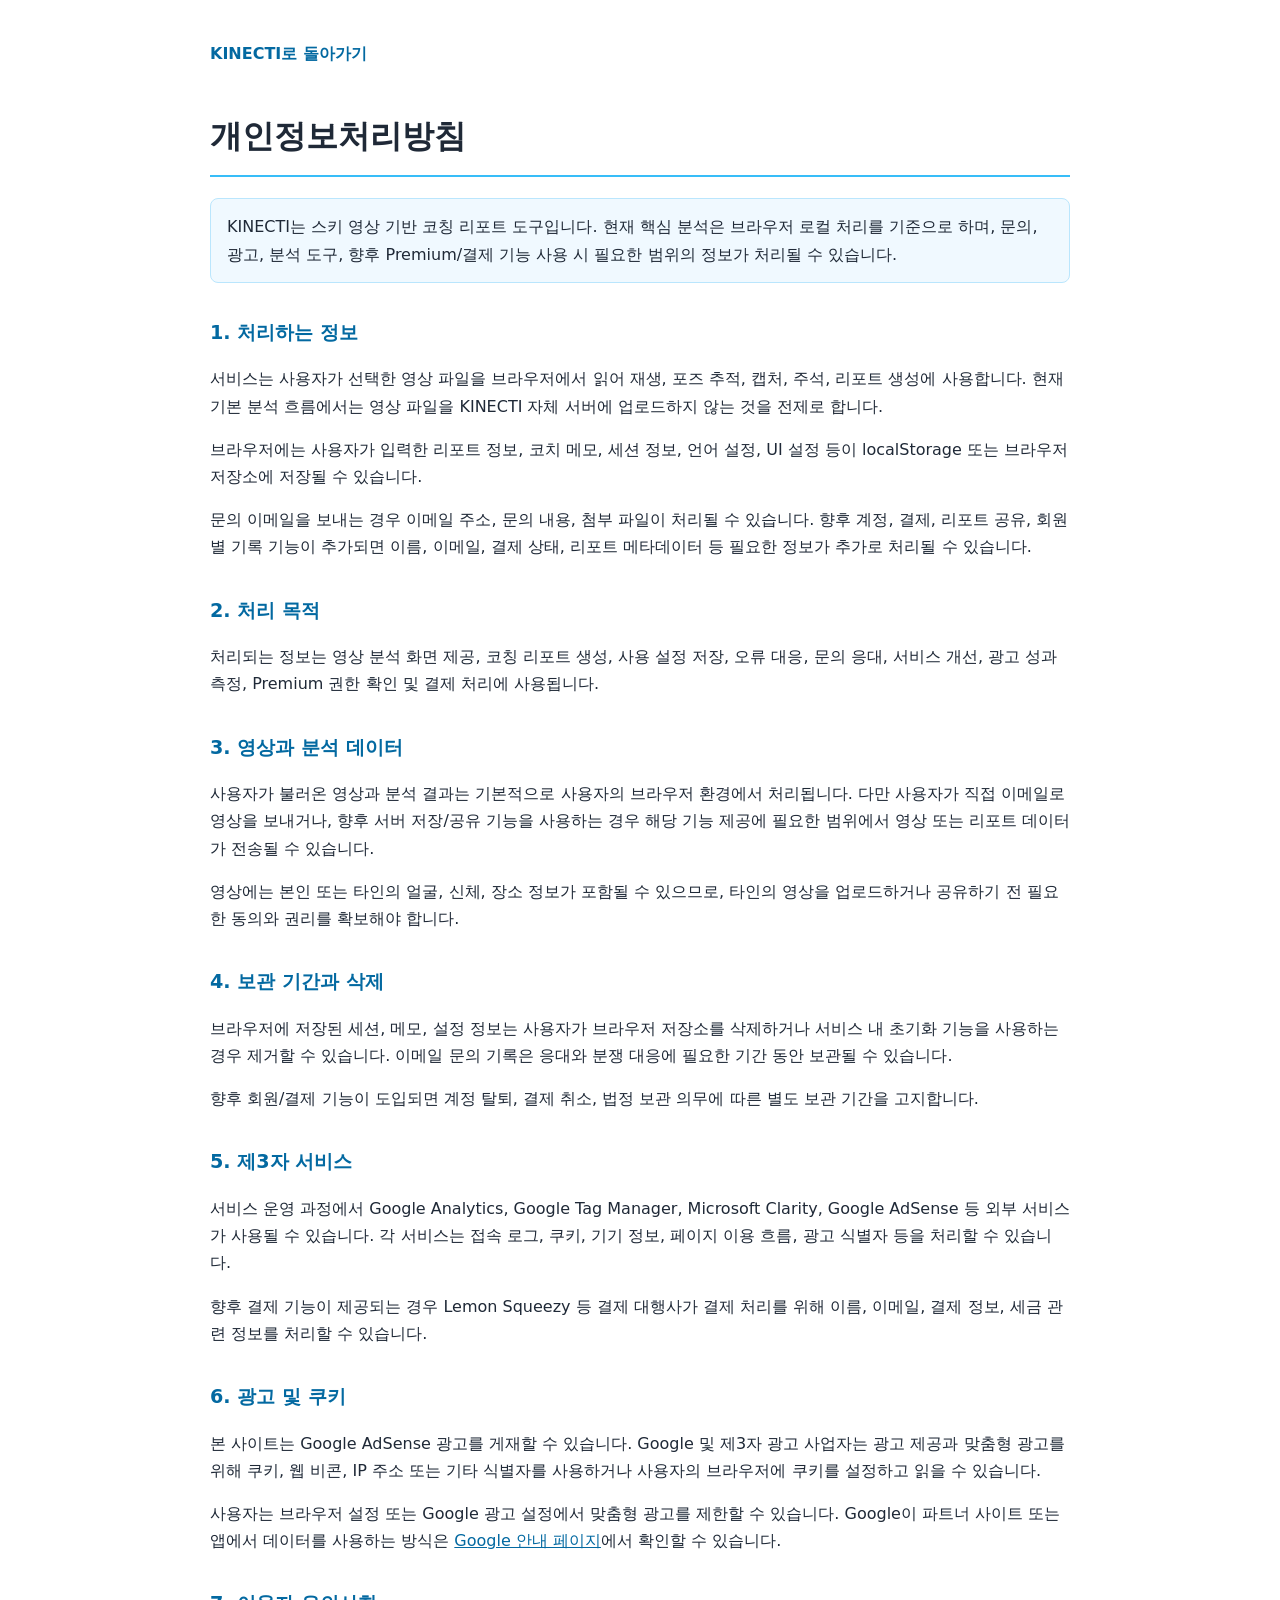
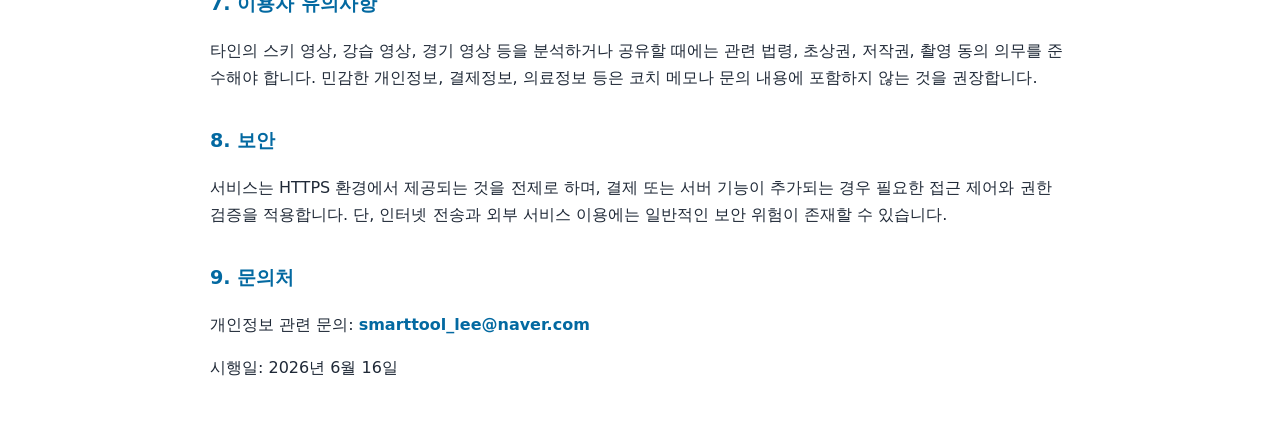
<file: public/privacy.html>
<!DOCTYPE html>
<html lang="ko">
<head>
    <!-- Google tag (gtag.js) -->
    <script async src="https://www.googletagmanager.com/gtag/js?id=G-NN1579DFRM"></script>
    <script>
      window.dataLayer = window.dataLayer || [];
      function gtag(){dataLayer.push(arguments);}
      gtag('js', new Date());
      gtag('config', 'G-NN1579DFRM');
    </script>
    <script type="text/javascript">
      (function(c,l,a,r,i,t,y){
          c[a]=c[a]||function(){(c[a].q=c[a].q||[]).push(arguments)};
          t=l.createElement(r);t.async=1;t.src="https://www.clarity.ms/tag/"+i;
          y=l.getElementsByTagName(r)[0];y.parentNode.insertBefore(t,y);
      })(window, document, "clarity", "script", "x6whfq0in6");
    </script>
    <meta charset="UTF-8">
    <meta name="viewport" content="width=device-width, initial-scale=1.0">
    <title>개인정보처리방침 | KINECTI</title>
    <style>
        body { font-family: 'Pretendard', -apple-system, BlinkMacSystemFont, system-ui, sans-serif; line-height: 1.7; color: #1f2937; margin: 0; padding: 0; display: flex; flex-direction: column; min-height: 100vh; }
        .container { width: 100%; max-width: 860px; margin: 0 auto; padding: 40px 20px; flex: 1; }
        h1 { border-bottom: 2px solid #38bdf8; padding-bottom: 12px; }
        h2 { margin-top: 34px; color: #0369a1; font-size: 1.2rem; }
        a { color: #0369a1; }
        .email-link { text-decoration: none; font-weight: 800; }
        .back-link { display: inline-block; margin-bottom: 20px; text-decoration: none; font-weight: 700; }
        .notice { background: #f0f9ff; border: 1px solid #bae6fd; padding: 14px 16px; border-radius: 8px; }
    </style>
</head>
<body>
    <div class="container">
        <a href="../index.html" class="back-link">KINECTI로 돌아가기</a>
        <h1>개인정보처리방침</h1>
    <p class="notice">KINECTI는 스키 영상 기반 코칭 리포트 도구입니다. 현재 핵심 분석은 브라우저 로컬 처리를 기준으로 하며, 문의, 광고, 분석 도구, 향후 Premium/결제 기능 사용 시 필요한 범위의 정보가 처리될 수 있습니다.</p>

    <h2>1. 처리하는 정보</h2>
    <p>서비스는 사용자가 선택한 영상 파일을 브라우저에서 읽어 재생, 포즈 추적, 캡처, 주석, 리포트 생성에 사용합니다. 현재 기본 분석 흐름에서는 영상 파일을 KINECTI 자체 서버에 업로드하지 않는 것을 전제로 합니다.</p>
    <p>브라우저에는 사용자가 입력한 리포트 정보, 코치 메모, 세션 정보, 언어 설정, UI 설정 등이 localStorage 또는 브라우저 저장소에 저장될 수 있습니다.</p>
    <p>문의 이메일을 보내는 경우 이메일 주소, 문의 내용, 첨부 파일이 처리될 수 있습니다. 향후 계정, 결제, 리포트 공유, 회원별 기록 기능이 추가되면 이름, 이메일, 결제 상태, 리포트 메타데이터 등 필요한 정보가 추가로 처리될 수 있습니다.</p>

    <h2>2. 처리 목적</h2>
    <p>처리되는 정보는 영상 분석 화면 제공, 코칭 리포트 생성, 사용 설정 저장, 오류 대응, 문의 응대, 서비스 개선, 광고 성과 측정, Premium 권한 확인 및 결제 처리에 사용됩니다.</p>

    <h2>3. 영상과 분석 데이터</h2>
    <p>사용자가 불러온 영상과 분석 결과는 기본적으로 사용자의 브라우저 환경에서 처리됩니다. 다만 사용자가 직접 이메일로 영상을 보내거나, 향후 서버 저장/공유 기능을 사용하는 경우 해당 기능 제공에 필요한 범위에서 영상 또는 리포트 데이터가 전송될 수 있습니다.</p>
    <p>영상에는 본인 또는 타인의 얼굴, 신체, 장소 정보가 포함될 수 있으므로, 타인의 영상을 업로드하거나 공유하기 전 필요한 동의와 권리를 확보해야 합니다.</p>

    <h2>4. 보관 기간과 삭제</h2>
    <p>브라우저에 저장된 세션, 메모, 설정 정보는 사용자가 브라우저 저장소를 삭제하거나 서비스 내 초기화 기능을 사용하는 경우 제거할 수 있습니다. 이메일 문의 기록은 응대와 분쟁 대응에 필요한 기간 동안 보관될 수 있습니다.</p>
    <p>향후 회원/결제 기능이 도입되면 계정 탈퇴, 결제 취소, 법정 보관 의무에 따른 별도 보관 기간을 고지합니다.</p>

    <h2>5. 제3자 서비스</h2>
    <p>서비스 운영 과정에서 Google Analytics, Google Tag Manager, Microsoft Clarity, Google AdSense 등 외부 서비스가 사용될 수 있습니다. 각 서비스는 접속 로그, 쿠키, 기기 정보, 페이지 이용 흐름, 광고 식별자 등을 처리할 수 있습니다.</p>
    <p>향후 결제 기능이 제공되는 경우 Lemon Squeezy 등 결제 대행사가 결제 처리를 위해 이름, 이메일, 결제 정보, 세금 관련 정보를 처리할 수 있습니다.</p>

    <h2>6. 광고 및 쿠키</h2>
    <p>본 사이트는 Google AdSense 광고를 게재할 수 있습니다. Google 및 제3자 광고 사업자는 광고 제공과 맞춤형 광고를 위해 쿠키, 웹 비콘, IP 주소 또는 기타 식별자를 사용하거나 사용자의 브라우저에 쿠키를 설정하고 읽을 수 있습니다.</p>
    <p>사용자는 브라우저 설정 또는 Google 광고 설정에서 맞춤형 광고를 제한할 수 있습니다. Google이 파트너 사이트 또는 앱에서 데이터를 사용하는 방식은 <a href="https://policies.google.com/technologies/partner-sites" rel="noopener">Google 안내 페이지</a>에서 확인할 수 있습니다.</p>

    <h2>7. 이용자 유의사항</h2>
    <p>타인의 스키 영상, 강습 영상, 경기 영상 등을 분석하거나 공유할 때에는 관련 법령, 초상권, 저작권, 촬영 동의 의무를 준수해야 합니다. 민감한 개인정보, 결제정보, 의료정보 등은 코치 메모나 문의 내용에 포함하지 않는 것을 권장합니다.</p>

    <h2>8. 보안</h2>
    <p>서비스는 HTTPS 환경에서 제공되는 것을 전제로 하며, 결제 또는 서버 기능이 추가되는 경우 필요한 접근 제어와 권한 검증을 적용합니다. 단, 인터넷 전송과 외부 서비스 이용에는 일반적인 보안 위험이 존재할 수 있습니다.</p>

    <h2>9. 문의처</h2>
    <p>개인정보 관련 문의: <a class="email-link" href="mailto:smarttool_lee@naver.com">smarttool_lee@naver.com</a></p>
    <p>시행일: 2026년 6월 16일</p>
    </div>
</body>
</html>
</file>
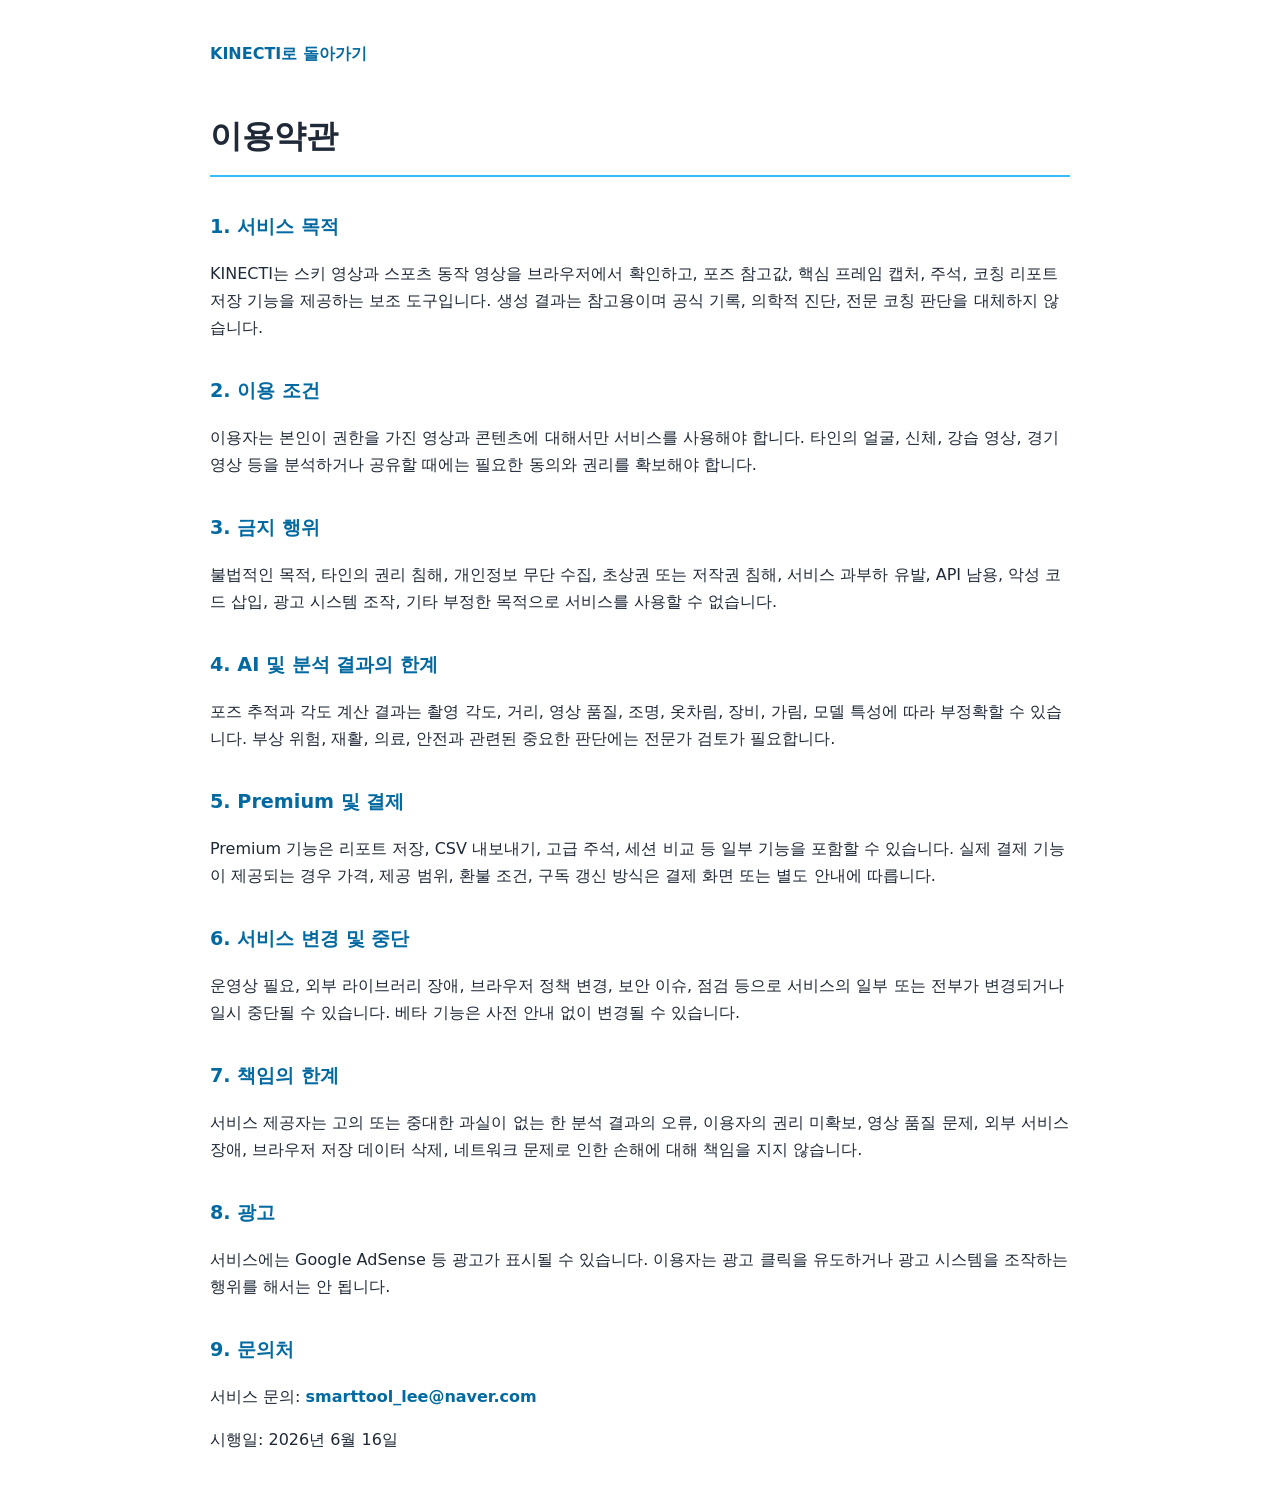
<file: public/terms.html>
<!DOCTYPE html>
<html lang="ko">
<head>
    <!-- Google tag (gtag.js) -->
    <script async src="https://www.googletagmanager.com/gtag/js?id=G-NN1579DFRM"></script>
    <script>
      window.dataLayer = window.dataLayer || [];
      function gtag(){dataLayer.push(arguments);}
      gtag('js', new Date());
      gtag('config', 'G-NN1579DFRM');
    </script>
    <script type="text/javascript">
      (function(c,l,a,r,i,t,y){
          c[a]=c[a]||function(){(c[a].q=c[a].q||[]).push(arguments)};
          t=l.createElement(r);t.async=1;t.src="https://www.clarity.ms/tag/"+i;
          y=l.getElementsByTagName(r)[0];y.parentNode.insertBefore(t,y);
      })(window, document, "clarity", "script", "x6whfq0in6");
    </script>
    <meta charset="UTF-8">
    <meta name="viewport" content="width=device-width, initial-scale=1.0">
    <title>이용약관 | KINECTI</title>
    <style>
        body { font-family: 'Pretendard', -apple-system, BlinkMacSystemFont, system-ui, sans-serif; line-height: 1.7; color: #1f2937; margin: 0; padding: 0; display: flex; flex-direction: column; min-height: 100vh; }
        .container { width: 100%; max-width: 860px; margin: 0 auto; padding: 40px 20px; flex: 1; }
        h1 { border-bottom: 2px solid #38bdf8; padding-bottom: 12px; }
        h2 { margin-top: 34px; color: #0369a1; font-size: 1.2rem; }
        a { color: #0369a1; }
        .email-link { text-decoration: none; font-weight: 800; }
        .back-link { display: inline-block; margin-bottom: 20px; text-decoration: none; font-weight: 700; }
    </style>
</head>
<body>
    <div class="container">
        <a href="../index.html" class="back-link">KINECTI로 돌아가기</a>
        <h1>이용약관</h1>

    <h2>1. 서비스 목적</h2>
    <p>KINECTI는 스키 영상과 스포츠 동작 영상을 브라우저에서 확인하고, 포즈 참고값, 핵심 프레임 캡처, 주석, 코칭 리포트 저장 기능을 제공하는 보조 도구입니다. 생성 결과는 참고용이며 공식 기록, 의학적 진단, 전문 코칭 판단을 대체하지 않습니다.</p>

    <h2>2. 이용 조건</h2>
    <p>이용자는 본인이 권한을 가진 영상과 콘텐츠에 대해서만 서비스를 사용해야 합니다. 타인의 얼굴, 신체, 강습 영상, 경기 영상 등을 분석하거나 공유할 때에는 필요한 동의와 권리를 확보해야 합니다.</p>

    <h2>3. 금지 행위</h2>
    <p>불법적인 목적, 타인의 권리 침해, 개인정보 무단 수집, 초상권 또는 저작권 침해, 서비스 과부하 유발, API 남용, 악성 코드 삽입, 광고 시스템 조작, 기타 부정한 목적으로 서비스를 사용할 수 없습니다.</p>

    <h2>4. AI 및 분석 결과의 한계</h2>
    <p>포즈 추적과 각도 계산 결과는 촬영 각도, 거리, 영상 품질, 조명, 옷차림, 장비, 가림, 모델 특성에 따라 부정확할 수 있습니다. 부상 위험, 재활, 의료, 안전과 관련된 중요한 판단에는 전문가 검토가 필요합니다.</p>

    <h2>5. Premium 및 결제</h2>
    <p>Premium 기능은 리포트 저장, CSV 내보내기, 고급 주석, 세션 비교 등 일부 기능을 포함할 수 있습니다. 실제 결제 기능이 제공되는 경우 가격, 제공 범위, 환불 조건, 구독 갱신 방식은 결제 화면 또는 별도 안내에 따릅니다.</p>

    <h2>6. 서비스 변경 및 중단</h2>
    <p>운영상 필요, 외부 라이브러리 장애, 브라우저 정책 변경, 보안 이슈, 점검 등으로 서비스의 일부 또는 전부가 변경되거나 일시 중단될 수 있습니다. 베타 기능은 사전 안내 없이 변경될 수 있습니다.</p>

    <h2>7. 책임의 한계</h2>
    <p>서비스 제공자는 고의 또는 중대한 과실이 없는 한 분석 결과의 오류, 이용자의 권리 미확보, 영상 품질 문제, 외부 서비스 장애, 브라우저 저장 데이터 삭제, 네트워크 문제로 인한 손해에 대해 책임을 지지 않습니다.</p>

    <h2>8. 광고</h2>
    <p>서비스에는 Google AdSense 등 광고가 표시될 수 있습니다. 이용자는 광고 클릭을 유도하거나 광고 시스템을 조작하는 행위를 해서는 안 됩니다.</p>

    <h2>9. 문의처</h2>
    <p>서비스 문의: <a class="email-link" href="mailto:smarttool_lee@naver.com">smarttool_lee@naver.com</a></p>
    <p>시행일: 2026년 6월 16일</p>
    </div>
</body>
</html>
</file>
